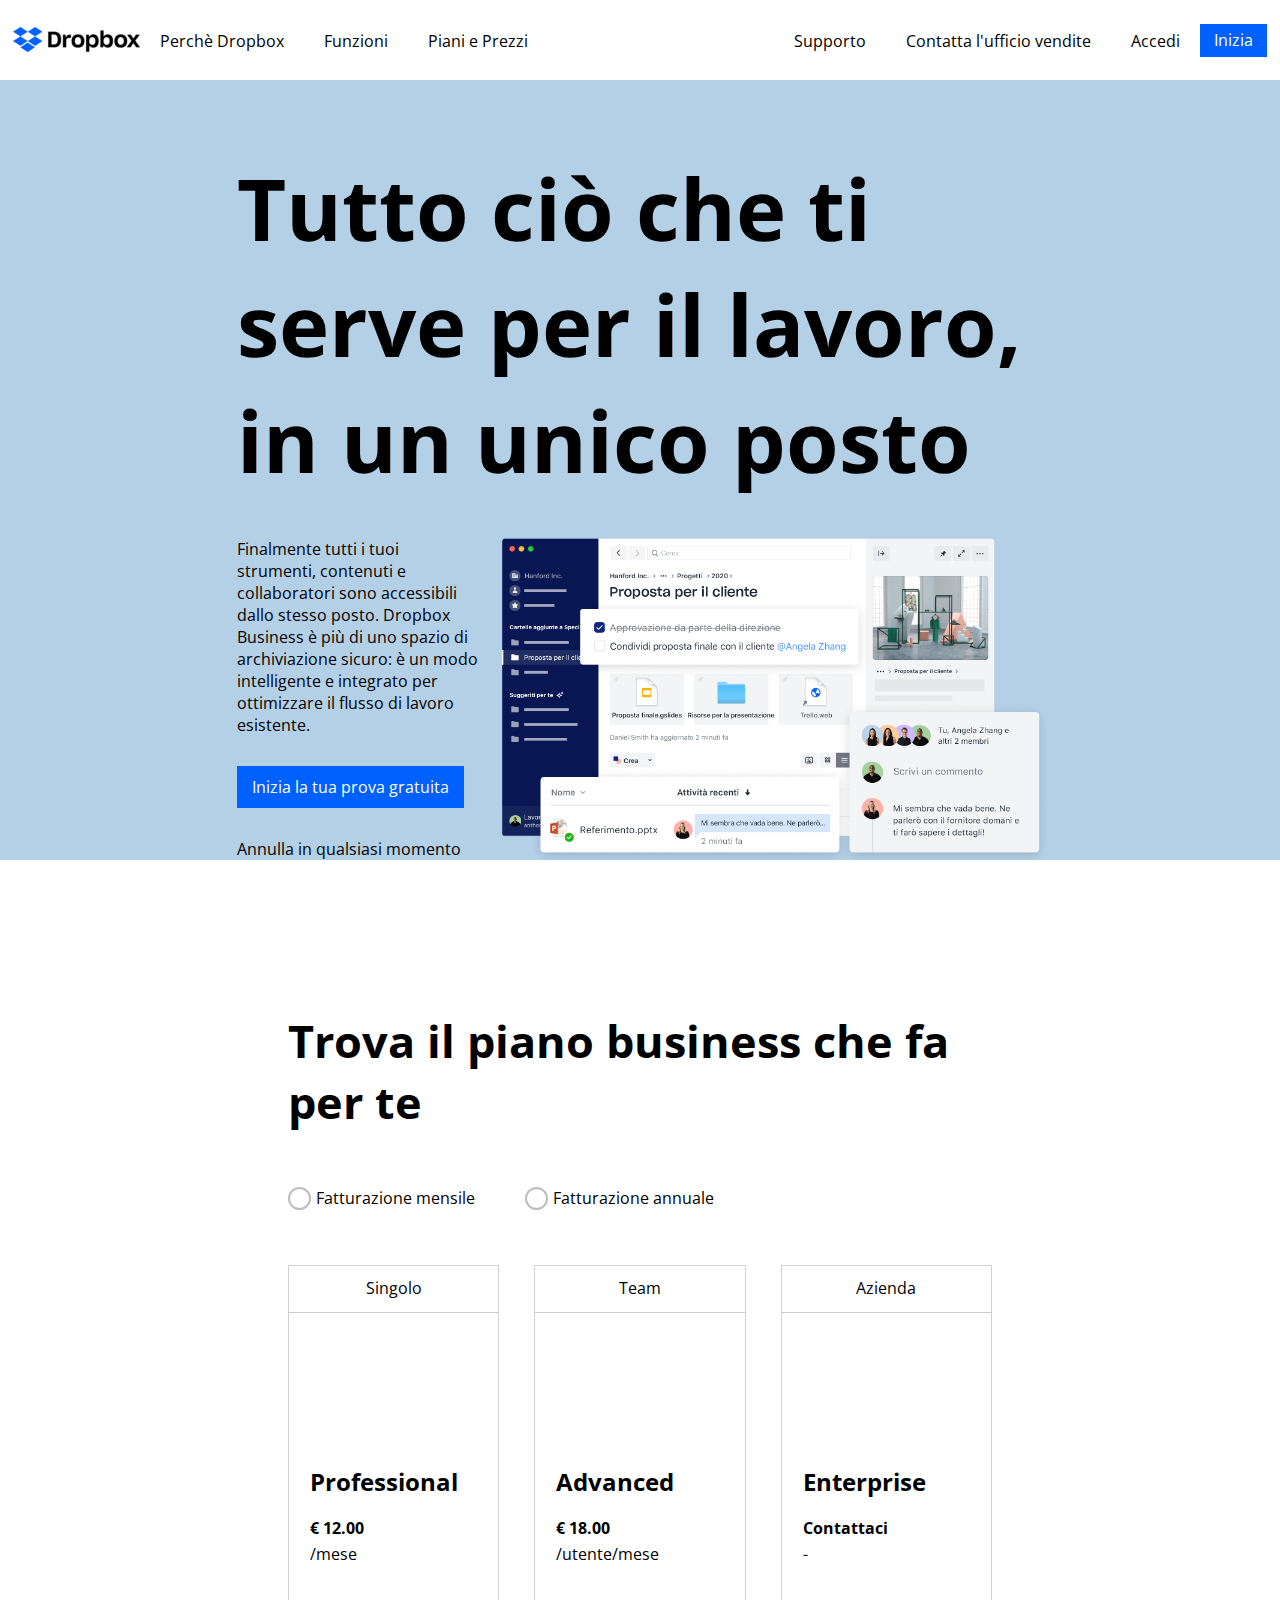
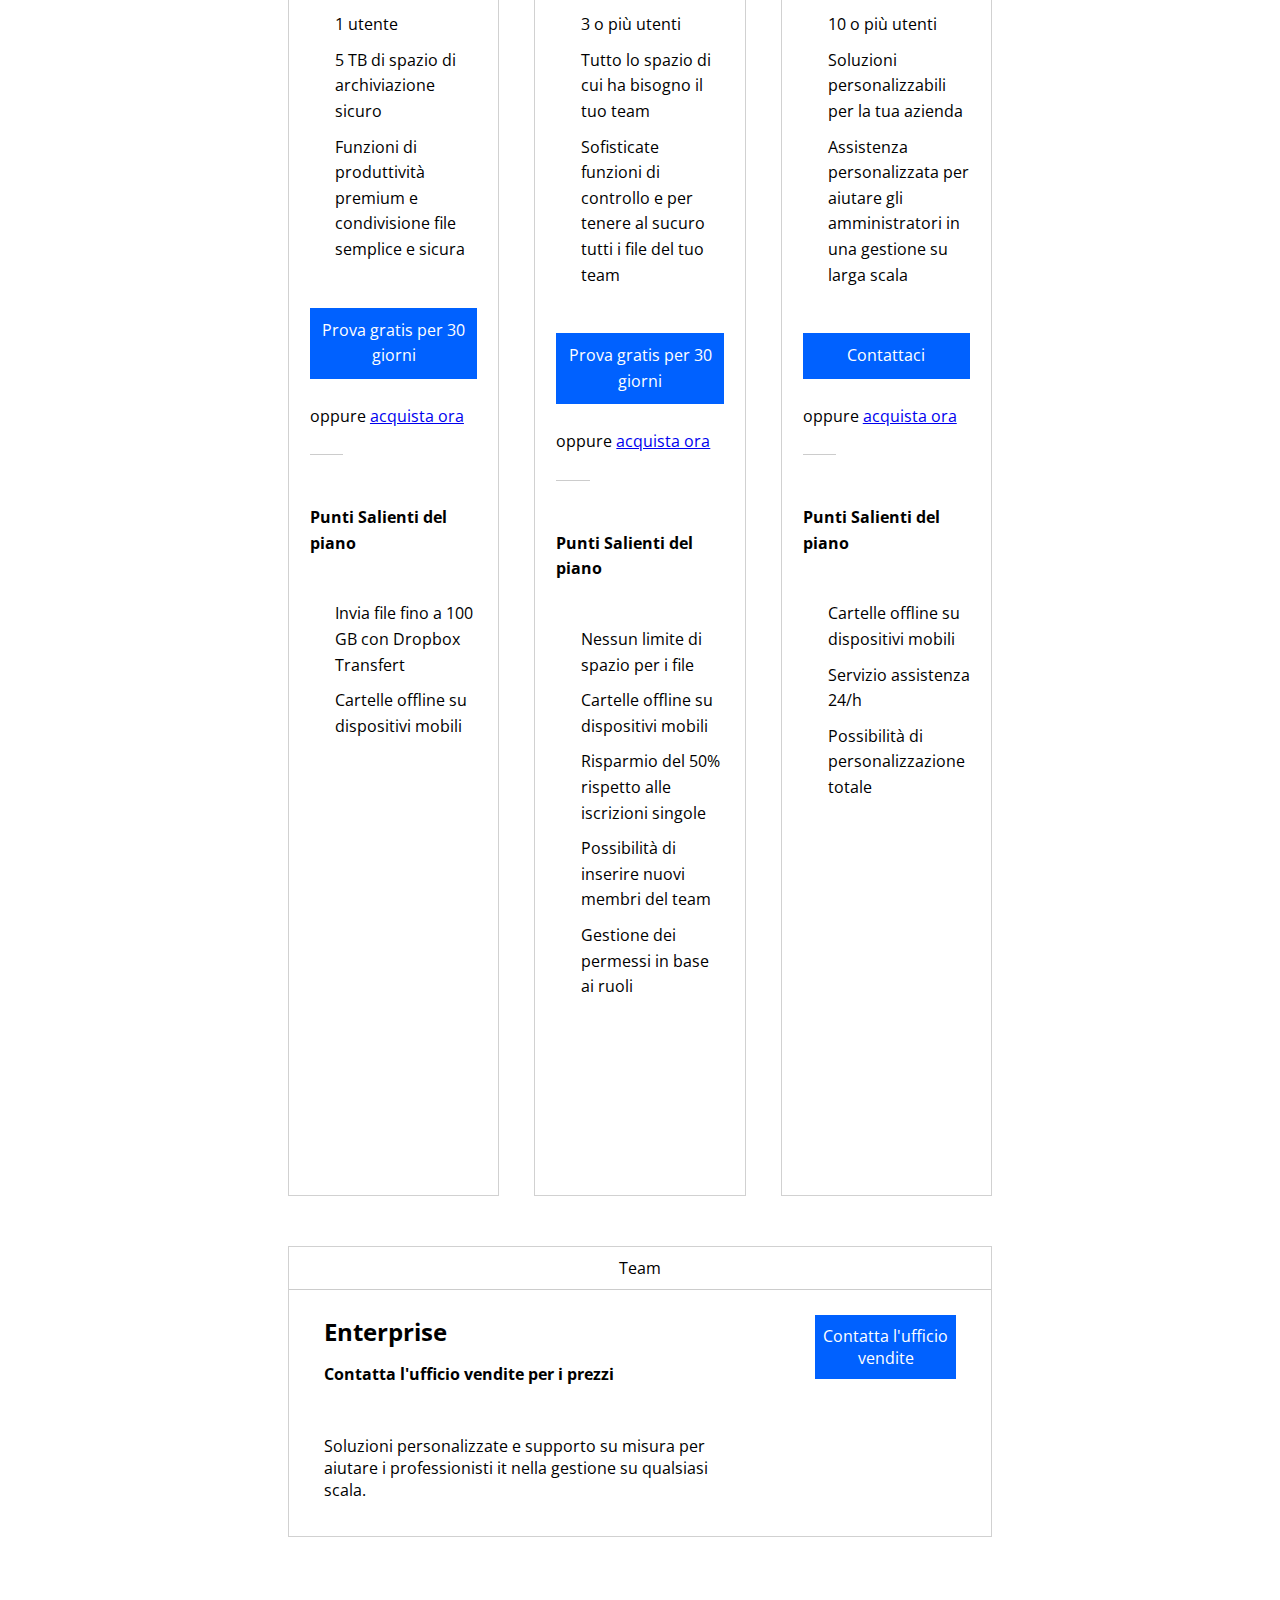
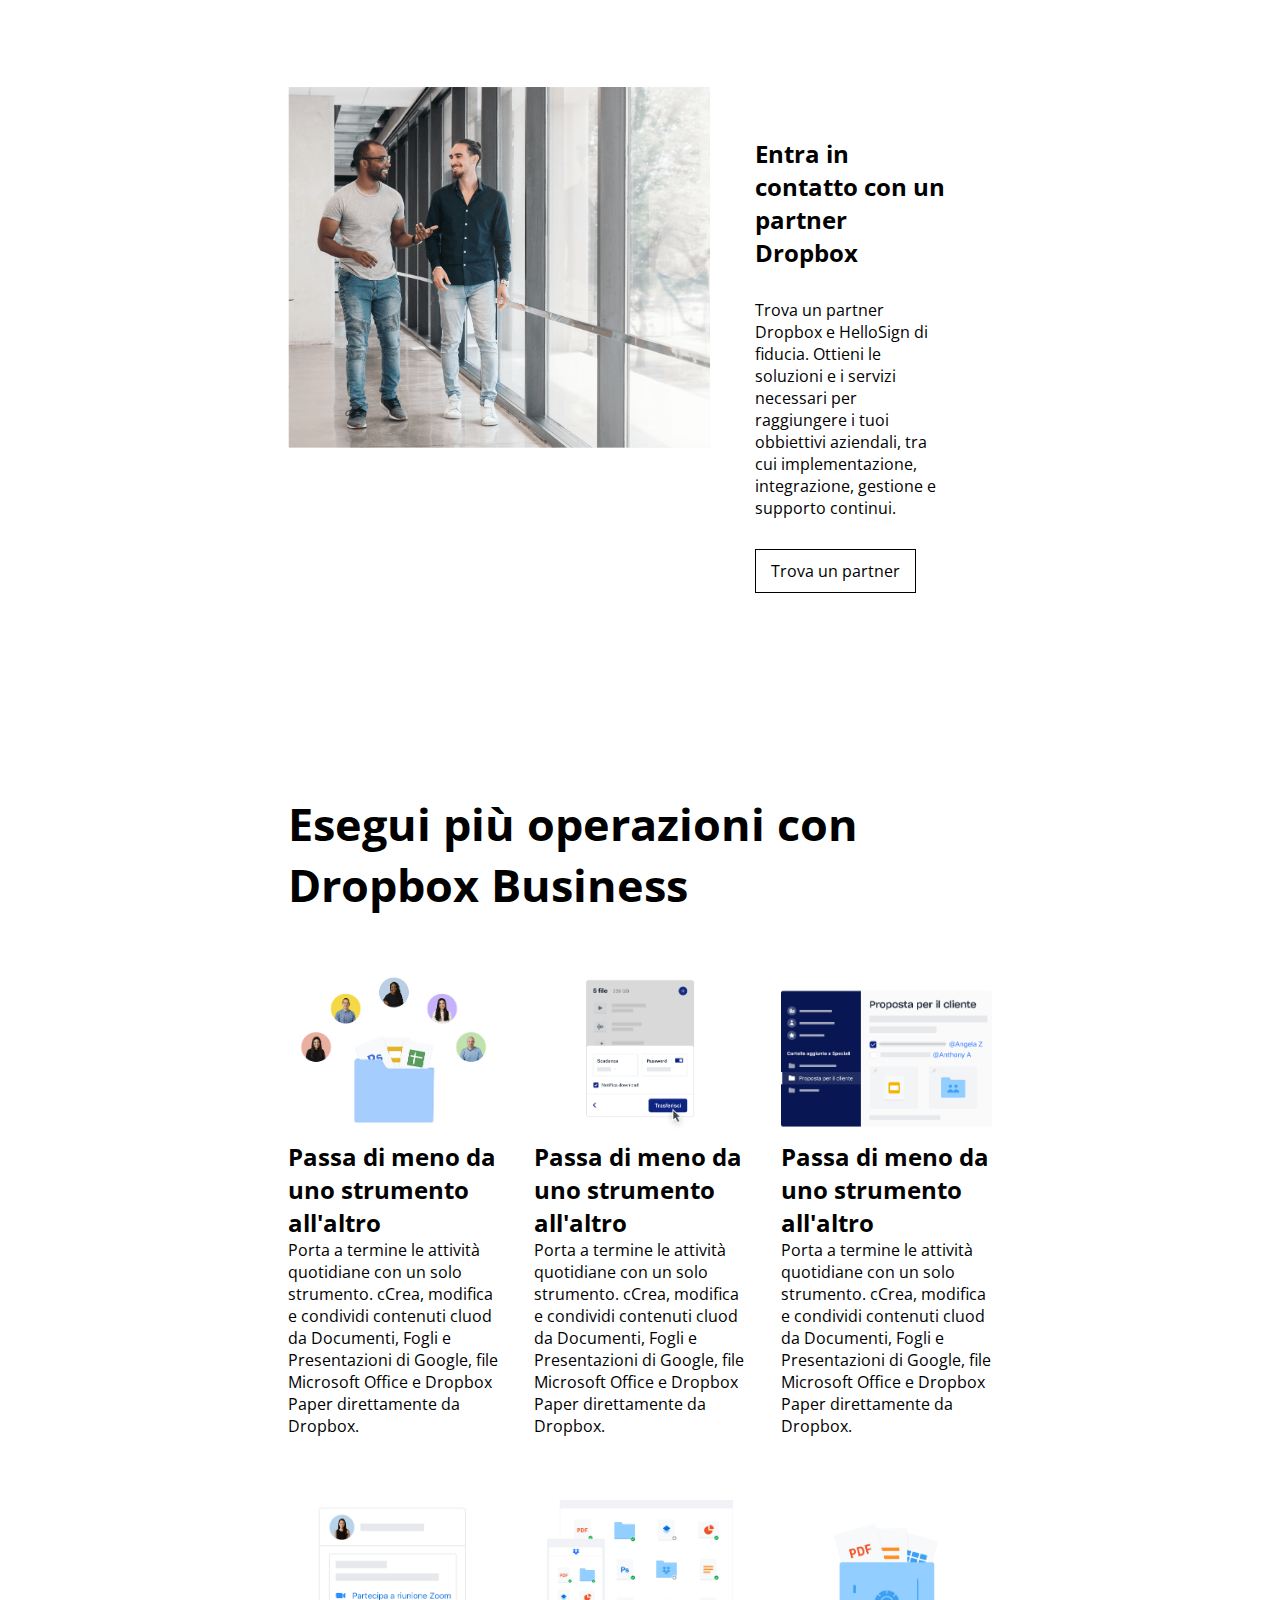
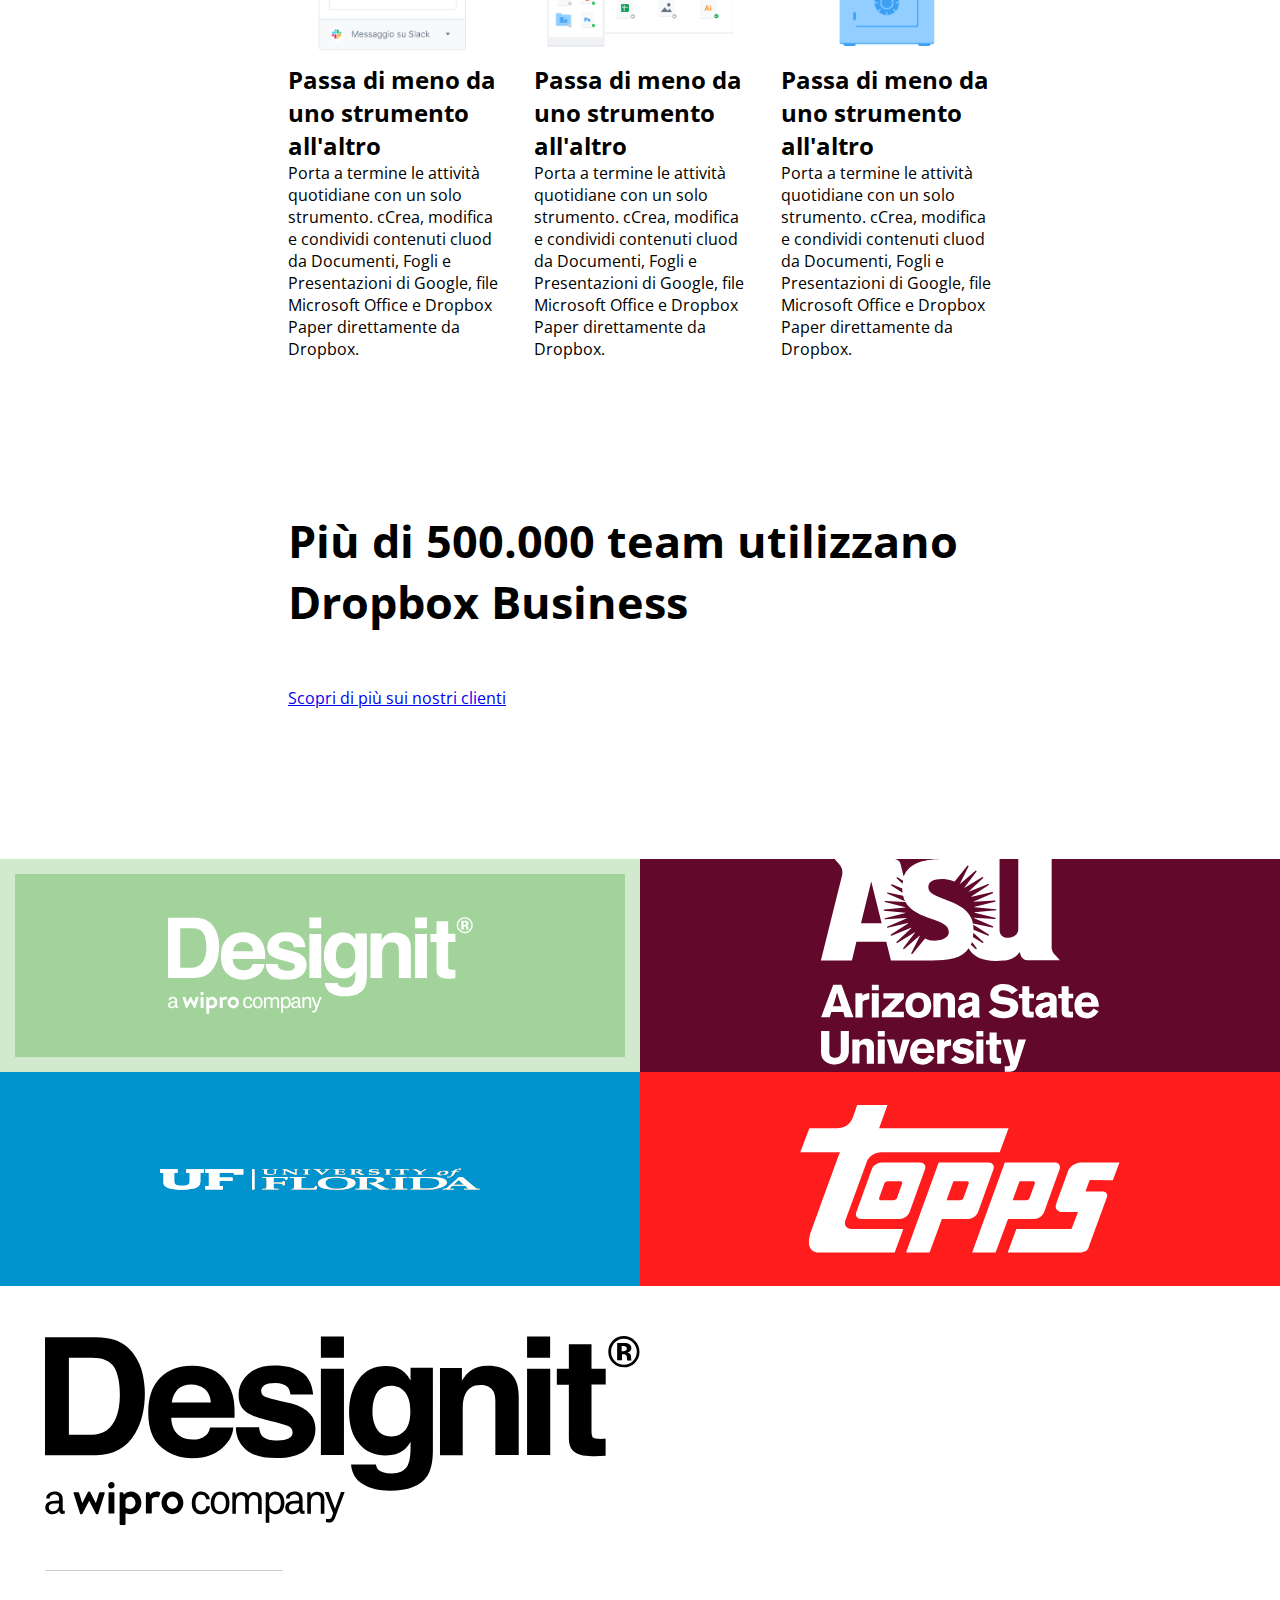
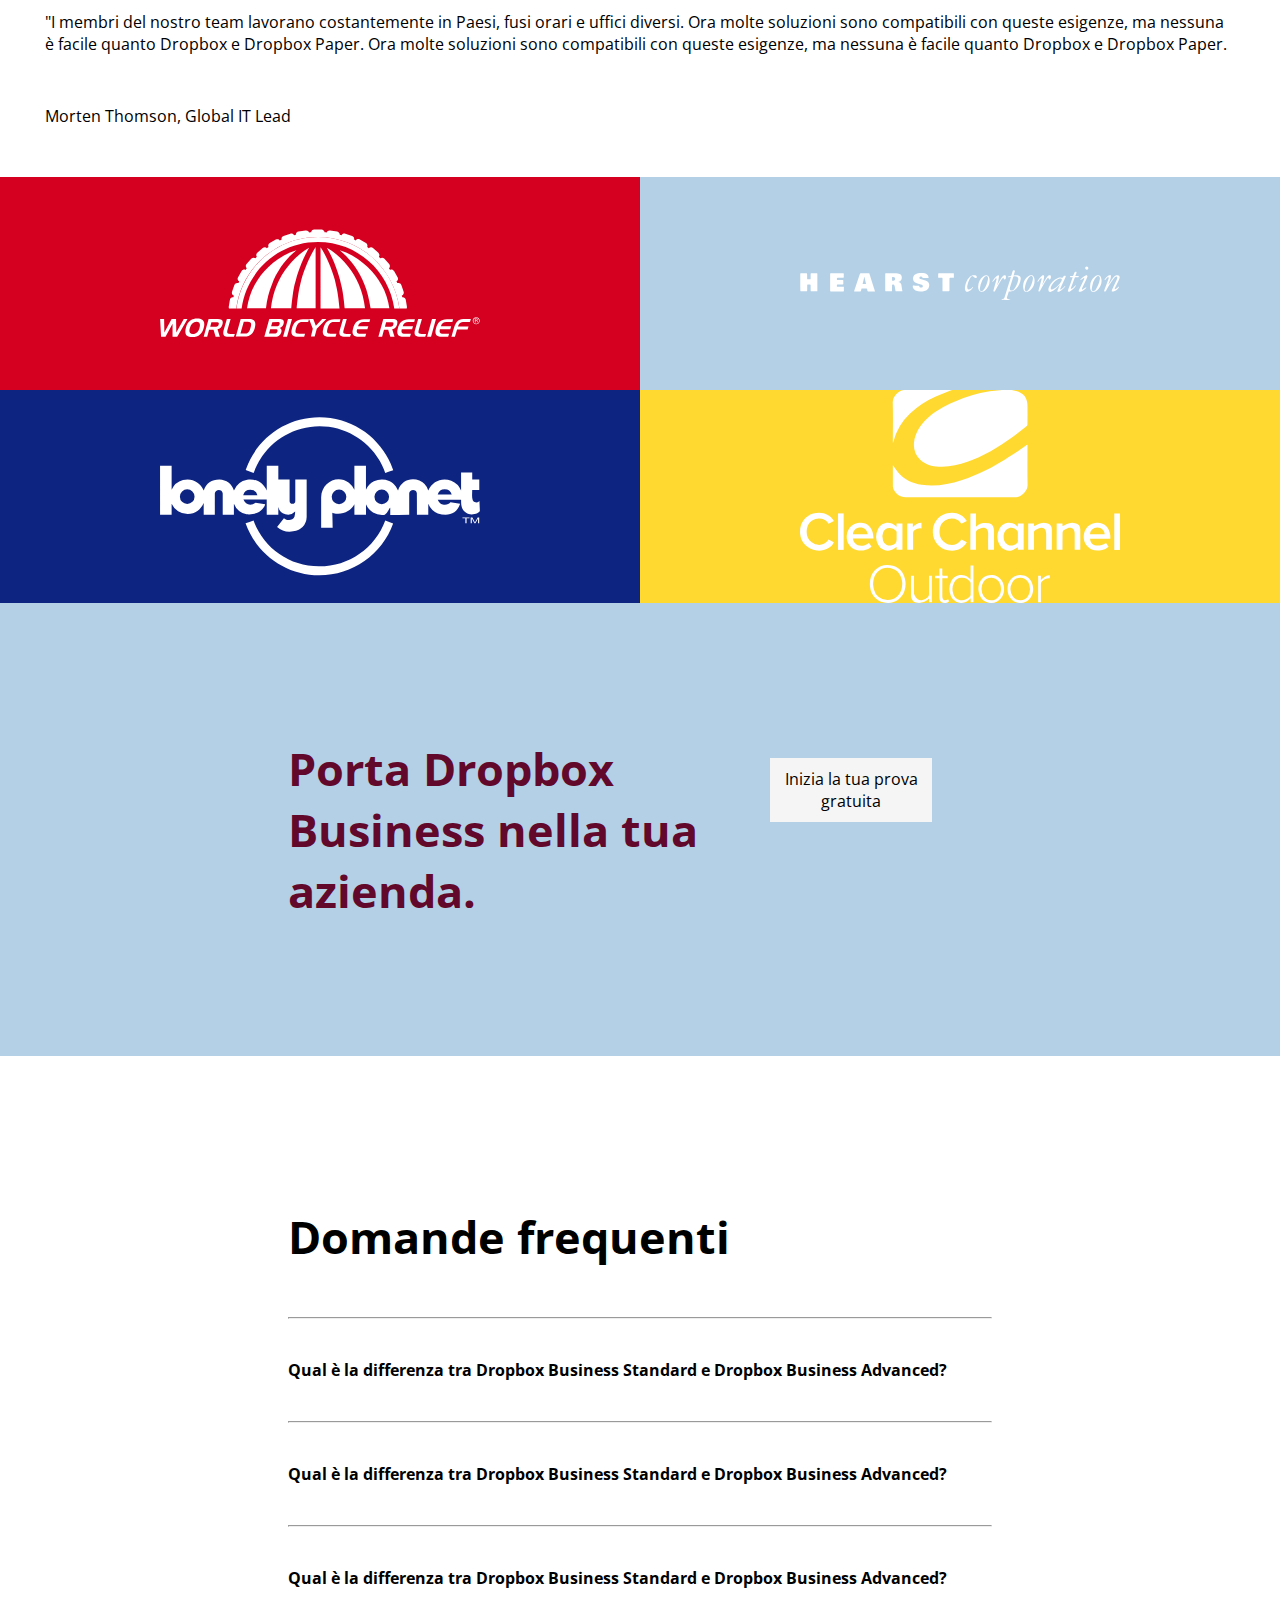
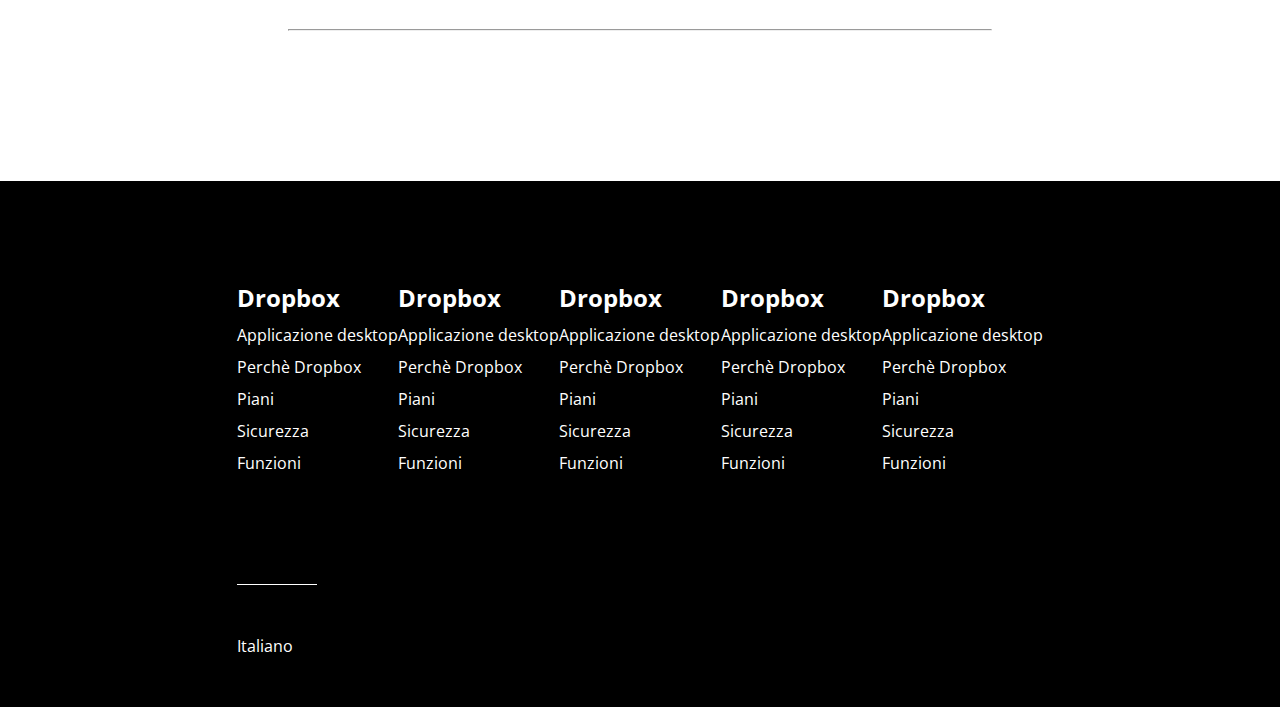
<file: index.html>
<!DOCTYPE html>
<html lang="en">
<head>
    <meta charset="UTF-8">
    <meta http-equiv="X-UA-Compatible" content="IE=edge">
    <meta name="viewport" content="width=device-width, initial-scale=1.0">
    <link rel="stylesheet" href="./css/style.css">
    <link rel="preconnect" href="https://fonts.googleapis.com">
    <link rel="preconnect" href="https://fonts.gstatic.com" crossorigin>
    <link href="https://fonts.googleapis.com/css2?family=Open+Sans:wght@400;800&display=swap" rel="stylesheet">
    <link rel="stylesheet" href="https://cdnjs.cloudflare.com/ajax/libs/font-awesome/6.2.0/css/all.min.css" integrity="sha512-xh6O/CkQoPOWDdYTDqeRdPCVd1SpvCA9XXcUnZS2FmJNp1coAFzvtCN9BmamE+4aHK8yyUHUSCcJHgXloTyT2A==" crossorigin="anonymous" referrerpolicy="no-referrer" />
    <title>Document</title>
</head>
<body>
    <header class="flex">
        <div class="header-container margin-0-auto">
            <div class="header-row flex width-100">
                <div class="header-column flex">
                    <div class="content flex">
                        <div class="logo">
                            <img src="./img/logo-small.png" alt="logo-small">
                        </div>
                        <ul class="flex padding-top-6 list-style-type">
                            <li class="margin-0-20">Perchè Dropbox</li>
                            <li class="margin-0-20">Funzioni</li>
                            <li class="margin-0-20">Piani e Prezzi</li>
                        </ul>
                    </div>
                </div>

                <div class="header-column column-right flex">
                    <div class="content flex">
                        <ul class="flex padding-top-6 list-style-type">
                            <li class="margin-0-20">Supporto</li>
                            <li class="margin-0-20">Contatta l'ufficio vendite</li>
                            <li class="margin-0-20">Accedi</li>
                        </ul>
                        <button class="padding-4-14 blue-button">
                            Inizia
                        </button>
                    </div>
                </div>
            </div>
        </div>
    </header>
    <main>
        <div class="jumbotron bg-light-blue width-100">
            <div class="jumbotron-container margin-0-auto padding-top-150">
                <div class="jumbotron-row">
                    <div class="jumbotron-column-100">
                        <div class="jumbotron-content">
                            <h1>Tutto ciò che ti serve per il lavoro, in un unico posto</h1>
                        </div>
                    </div>
                </div>


                <div class="jumbotron-row flex">
                    <div class="column-30">
                        <div class="jumbotron-content">
                            <p>
                                Finalmente tutti i tuoi strumenti, contenuti e collaboratori sono accessibili dallo stesso posto. Dropbox Business è più di uno spazio di archiviazione sicuro: è un modo intelligente e integrato per ottimizzare il flusso di lavoro esistente.
                            </p>
                            <button class="margin-30-0 padding-10-15 blue-button">
                                Inizia la tua prova gratuita
                            </button>
                            <div>
                                Annulla in qualsiasi momento
                            </div>
                            <i class="fa-solid fa-arrow-down font-size-50 margin-75-0-15-0"></i>
                        </div>
                    </div>

                    <div class="column-70">
                        <div class="jumbotron-content">
                            <img class="jumbo-img" src="./img/jumbo.png" alt="jumbo">
                        </div>
                    </div>
                </div>
            </div>
        </div>



        <div class="section-1 width-55 margin-150-auto">
            <div class="container">
                <div class="row">
                    <div class="column-100">
                        <div class="content">
                            <h2 class="font-size-45">Trova il piano business che fa per te</h2>
                            <div class="radio-area flex">
                                <div class="flex justify-content-center">
                                    <div tabindex="1" class="radio"></div>
                                    <label for="">Fatturazione mensile</label>
                                </div>
                                <div class="flex justify-content-center">
                                    <div tabindex="2" class="radio"></div>
                                    <label for="">Fatturazione annuale</label>
                                </div>
                            </div>
                        </div>
                    </div>
                </div>


                <div class="cards-row justify-content-space-between flex">
                    <div class="column-30">
                        <div class="card height-100">
                            <div class="card-header-content text-align-center padding-10-0"><i class="fa-solid fa-user"></i> Singolo</div>
                            <hr class="gray-hr">
                            <div class="card-content margin-150-auto">
                                <h2 class="margin-25-0-15-0">Professional</h2>
                                <div class="price">
                                    <div><strong>&#8364; 12.00</strong></div>
                                    <div>/mese</div>
                                </div>
                                <ul class="fa-ul padding-35-0">
                                    <li><span class="fa-li"><i class="fa-solid fa-user"></i></span> 1 utente</li>
                                    <li><span class="fa-li"><i class="fa-solid fa-folder"></i></span> 5 TB di spazio di archiviazione sicuro</li>
                                    <li><span class="fa-li"><i class="fa-solid fa-share-nodes"></i></span> Funzioni di produttività premium e condivisione file semplice e sicura</li>
                                </ul>
                                <button class="text-align-center width-100 blue-button padding-10-0">Prova gratis per 30 giorni</button>
                                <div class="margin-25-0">oppure <a href="http://" target="_blank" rel="noopener noreferrer">acquista ora</a></div>
                                <hr class="gray-hr small-hr">
                                <h4 class="margin-top-50">Punti Salienti del piano</h4>
                                <ul class="fa-ul padding-35-0">
                                    <li><span class="fa-li"><i class="fa-solid fa-check color-blue"></i></span> Invia file fino a 100 GB con Dropbox Transfert</li>
                                    <li><span class="fa-li"><i class="fa-solid fa-check color-blue"></i></span> Cartelle offline su dispositivi mobili</li>
                                </ul>
                            </div>
                        </div>
                    </div>

                    <div class="column-30">
                        <div class="card">
                            <div class="card-header-content text-align-center padding-10-0"><i class="fa-solid fa-users"></i> Team</div>
                            <hr class="gray-hr">
                            <div class="card-content margin-150-auto">
                                <h2 class="margin-25-0-15-0">Advanced</h2>
                                <div class="price">
                                    <div><strong>&#8364; 18.00</strong></div>
                                    <div>/utente/mese</div>
                                </div>
                                <ul class="fa-ul padding-35-0">
                                    <li><span class="fa-li"><i class="fa-solid fa-user"></i></span> 3 o più utenti</li>
                                    <li><span class="fa-li"><i class="fa-solid fa-folder"></i></span> Tutto lo spazio di cui ha bisogno il tuo team</li>
                                    <li><span class="fa-li"><i class="fa-solid fa-share-nodes"></i></span> Sofisticate funzioni di controllo e per tenere al sucuro tutti i file del tuo team</li>
                                </ul>
                                <button class="text-align-center width-100 blue-button padding-10-0">Prova gratis per 30 giorni</button>
                                <div class="margin-25-0">oppure <a href="http://" target="_blank" rel="noopener noreferrer">acquista ora</a></div>
                                <hr class="gray-hr small-hr">
                                <h4 class="margin-top-50">Punti Salienti del piano</h4>
                                <ul class="fa-ul padding-35-0">
                                    <li><span class="fa-li"><i class="fa-solid fa-check color-blue"></i></span> Nessun limite di spazio per i file</li>
                                    <li><span class="fa-li"><i class="fa-solid fa-check color-blue"></i></span> Cartelle offline su dispositivi mobili</li>
                                    <li><span class="fa-li"><i class="fa-solid fa-check color-blue"></i></span> Risparmio del 50% rispetto alle iscrizioni singole</li>
                                    <li><span class="fa-li"><i class="fa-solid fa-check color-blue"></i></span> Possibilità di inserire nuovi membri del team</li>
                                    <li><span class="fa-li"><i class="fa-solid fa-check color-blue"></i></span> Gestione dei permessi in base ai ruoli</li>
                                </ul>
                            </div>
                        </div>
                    </div>

                    <div class="column-30">
                        <div class="card height-100">
                            <div class="card-header-content text-align-center padding-10-0"><i class="fa-solid fa-building"></i> Azienda</div>
                            <hr class="gray-hr">
                            <div class="card-content margin-150-auto">
                                <h2 class="margin-25-0-15-0">Enterprise</h2>
                                <div class="price">
                                    <div><strong>Contattaci</strong></div>
                                    <div>-</div>
                                </div>
                                <ul class="fa-ul padding-35-0">
                                    <li><span class="fa-li"><i class="fa-solid fa-user"></i></span> 10 o più utenti</li>
                                    <li><span class="fa-li"><i class="fa-solid fa-folder"></i></span> Soluzioni personalizzabili per la tua azienda</li>
                                    <li><span class="fa-li"><i class="fa-solid fa-share-nodes"></i></span> Assistenza personalizzata per aiutare gli amministratori in una gestione su larga scala</li>
                                </ul>
                                <button class="text-align-center width-100 blue-button padding-10-0">Contattaci</button>
                                <div class="margin-25-0">oppure <a href="http://" target="_blank" rel="noopener noreferrer">acquista ora</a></div>
                                <hr class="gray-hr small-hr">
                                <h4 class="margin-top-50">Punti Salienti del piano</h4>
                                <ul class="fa-ul padding-35-0">
                                    <li><span class="fa-li"><i class="fa-solid fa-check color-blue"></i></span> Cartelle offline su dispositivi mobili</li>
                                    <li><span class="fa-li"><i class="fa-solid fa-check color-blue"></i></span> Servizio assistenza 24/h</li>
                                    <li><span class="fa-li"><i class="fa-solid fa-check color-blue"></i></span> Possibilità di personalizzazione totale</li>
                                </ul>
                            </div>
                        </div>
                    </div>

                </div>



                <div class="card margin-top-50">
                    <div class="card-row">
                        <div class="column-100 width-100">
                            <div>
                                <div class="card-header-content text-align-center padding-10-0"><i class="fa-solid fa-building"></i> Team</div>
                            </div>
                        </div>
                    </div>


                    <hr class="gray-hr">


                    <div class="card-row flex">
                        <div class="column-70 padding-0-35">
                            <h2 class="margin-25-0-15-0">Enterprise</h2>
                            <div><strong>Contatta l'ufficio vendite per i prezzi</strong></div>
                            <p class="margin-50p-0-35-0">Soluzioni personalizzate e supporto su misura per aiutare i professionisti it nella gestione su qualsiasi scala.</p>
                        </div>

                        <div class="column-30 padding-0-35">
                            <button class="text-align-center width-100 blue-button padding-10-0 margin-25-0-15-0">Contatta l'ufficio vendite</button>
                        </div>
                    </div>
                </div>
            </div>
        </div>



        <div class="section-2 width-55 margin-150-auto">
            <div class="row-section-2 flex">
                <div class="column-60">
                    <img class="width-100" src="./img/partner.png" alt="partner">
                </div>

                <div class="column-40 padding-50-45">
                    <h2>Entra in contatto con un partner Dropbox</h2>
                    <p class="margin-30-0">Trova un partner Dropbox e HelloSign di fiducia. Ottieni le soluzioni e i servizi necessari per raggiungere i tuoi obbiettivi aziendali, tra cui implementazione, integrazione, gestione e supporto continui.</p>
                    <button class="padding-10-15 border-1-solid-black">Trova un partner</button>
                </div>
            </div>
        </div>



        <div class="section-3 width-55 margin-150-auto">
            <div class="section-3-row">
                <h2 class="font-size-45">Esegui più operazioni con Dropbox Business</h2>
            </div>


            <div class="section-3-row justify-content-space-between flex margin-top-50">
                <div class="column-30">
                    <img class="width-100" src="./img/business-feature-switching-tools.png" alt="switching-tools">
                    <h2>Passa di meno da uno strumento all'altro</h2>
                    <p>
                        Porta a termine le attività quotidiane con un solo strumento. cCrea, modifica e condividi contenuti cluod da         Documenti, Fogli e Presentazioni di Google, file Microsoft Office e Dropbox Paper direttamente da Dropbox.
                    </p>
                </div>

                <div class="column-30">
                    <img class="width-100" src="./img/business-feature-send-files-it.png" alt="send-files">
                    <h2>Passa di meno da uno strumento all'altro</h2>
                    <p>
                        Porta a termine le attività quotidiane con un solo strumento. cCrea, modifica e condividi contenuti cluod da Documenti, Fogli e Presentazioni di Google, file Microsoft Office e Dropbox Paper direttamente da Dropbox.
                    </p>
                </div>

                <div class="column-30">
                    <img class="width-100" src="./img/business-feature-coordinate-it.png" alt="coordinate">
                    <h2>Passa di meno da uno strumento all'altro</h2>
                    <p>
                        Porta a termine le attività quotidiane con un solo strumento. cCrea, modifica e condividi contenuti cluod da Documenti, Fogli e Presentazioni di Google, file Microsoft Office e Dropbox Paper direttamente da Dropbox.
                    </p>
                </div>
            </div>


            <div class="section-3-row justify-content-space-between flex margin-top-50">
                <div class="column-30">
                    <img class="width-100" src="./img/business-feature-integrations-it.png" alt="integrations">
                    <h2>Passa di meno da uno strumento all'altro</h2>
                    <p>
                        Porta a termine le attività quotidiane con un solo strumento. cCrea, modifica e condividi contenuti cluod da Documenti, Fogli e Presentazioni di Google, file Microsoft Office e Dropbox Paper direttamente da Dropbox.
                    </p>
                </div>

                <div class="column-30">
                    <img class="width-100" src="./img/business-feature-multi-device.png" alt="multi-device">
                    <h2>Passa di meno da uno strumento all'altro</h2>
                    <p>
                        Porta a termine le attività quotidiane con un solo strumento. cCrea, modifica e condividi contenuti cluod da Documenti, Fogli e Presentazioni di Google, file Microsoft Office e Dropbox Paper direttamente da Dropbox.
                    </p>
                </div>

                <div class="column-30">
                    <img class="width-100" src="./img/business-feature-security.png" alt="security">
                    <h2>Passa di meno da uno strumento all'altro</h2>
                    <p>
                        Porta a termine le attività quotidiane con un solo strumento. cCrea, modifica e condividi contenuti cluod da Documenti, Fogli e Presentazioni di Google, file Microsoft Office e Dropbox Paper direttamente da Dropbox.
                    </p>
                </div>
            </div>
        </div>


        <div class="section-4 width-55 margin-150-auto">
            <h2 class="font-size-45">Più di 500.000 team utilizzano</h2>
            <h2 class="font-size-45 margin-bottom-55">Dropbox Business</h2>
            <a href="http://" target="_blank" rel="noopener noreferrer">Scopri di più sui nostri clienti</a>
        </div>

        <div class="section-5">
            <div id="direction-column" class="section-5-row flex">
                <div id="media-column-1" class="column-33 flex flex-wrap">
                    <div class="height-50 width-50 position-relative" id="padding-square">
                        <div class="height-100 flex justify-content-center">
                            <img class="width-50 filter-invert" src="./img/designit.svg" alt="">
                        </div>
                    </div>
    
                    <div class="height-50 width-50 position-relative" id="bg-tyrian-purple">
                        <div class="height-100 flex justify-content-center">
                            <img class="width-50 filter-invert" src="./img/arizona_state_university.svg" alt="">  
                        </div>
                    </div>
    
                    <div class="height-50 width-50 position-relative" id="bg-pacific-blue">
                        <div class="height-100 flex justify-content-center align-items-center">
                            <img class="width-50 height-10 filter-invert" src="./img/university_of_florida.svg" alt="">  
                        </div>
                    </div>
    
                    <div class="height-50 width-50 position-relative" id="bg-torch-red">
                        <div class="height-100 flex justify-content-center">
                            <img class="width-50 filter-invert" src="./img/topps.svg" alt="">
                        </div>
                    </div>
                </div>
    
    
                <div id="media-column-2" class="column-33 padding-50-45 height-100" id="bg-white-smoke">
                    <div class="content">
                        <img class="width-50" src="./img/designit.svg" alt="designit">
                        <hr class="gray-hr small-hr margin-40-0">
                        <p>"I membri del nostro team lavorano costantemente in Paesi, fusi orari e uffici diversi. Ora molte soluzioni sono compatibili con queste esigenze, ma nessuna è facile quanto Dropbox e Dropbox Paper. Ora molte soluzioni sono compatibili con queste esigenze, ma nessuna è facile quanto Dropbox e Dropbox Paper.</p>
                        <div class="margin-top-50">Morten Thomson, Global IT Lead</div>
                    </div>
                </div>
    
    
                <div id="media-column-3" class="column-33 flex flex-wrap">
                    <div class="height-50 width-50 position-relative" id="bg-venetian-red">
                        <div class="height-100 flex justify-content-center">
                            <img class="width-50 filter-invert" src="./img/world_bicycle_relief.svg" alt="">
                        </div>
                    </div>
    
                    <div class="height-50 width-50 position-relative bg-light-blue">
                        <div class="height-100 flex justify-content-center">
                            <img class="width-50 filter-invert" src="./img/hearst_corp.svg" alt=""> 
                        </div>
                    </div>
    
                    <div class="height-50 width-50 position-relative" id="bg-sapphire">
                        <div class="height-100 flex justify-content-center">
                            <img class="width-50 filter-invert" src="./img/lonely_planet.svg" alt="">
                        </div>
                    </div>
    
                    <div class="height-50 width-50 position-relative" id="bg-sunglow">
                        <div class="height-100 flex justify-content-center">
                            <img class="width-50 filter-invert" src="./img/clear_channel.svg" alt="">
                        </div>
                    </div>
                </div>
            </div>


            <div class="sectioon-5-row bg-light-blue width-100">
                <div class="width-55 margin-0-auto padding-135-0 flex">
                    <div class="column-60">                    
                        <h2 class="font-size-45" id="color-tyrian-purple">Porta Dropbox Business nella tua azienda.</h2>
                    </div>
                    <div class="column-40 padding-0-60">
                        <button class="padding-10-0 width-100 text-align-center margin-top-20" id="bg-white-smoke">Inizia la tua prova gratuita</button>
                    </div>
                </div>
            </div>
        </div>


        <div class="section-6 width-55 margin-150-auto">
            <div class="row width-100">
                <div class="column-100 width-100">
                    <div class="content ">
                        <h2 class="font-size-45">Domande frequenti</h2>
                        <hr class="margin-top-50">
                        <div class="flex justify-content-space-between margin-40-0">
                            <div><strong>Qual è la differenza tra Dropbox Business Standard e Dropbox Business Advanced?</strong></div>
                            <div class="margin-right-45"><i class="fa-solid fa-angle-down"></i></div>
                        </div>
                        <hr>
                        <div class="flex justify-content-space-between margin-40-0">
                            <div><strong>Qual è la differenza tra Dropbox Business Standard e Dropbox Business Advanced?</strong></div>
                            <div class="margin-right-45"><i class="fa-solid fa-angle-down"></i></div>
                        </div>
                        <hr>
                        <div class="flex justify-content-space-between margin-40-0">
                            <div><strong>Qual è la differenza tra Dropbox Business Standard e Dropbox Business Advanced?</strong></div>
                            <div class="margin-right-45"><i class="fa-solid fa-angle-down"></i></div>
                        </div>
                        <hr>
                    </div>
                </div>
            </div>
        </div>
    </main>
    
    <footer>
        <div class="footer-container width-100">
            <div class="footer-row flex margin-0-auto justify-content-space-between" id="padding-100-0">
                <div class="column-15">
                    <h2>Dropbox</h2>
                    <ul>
                        <li>Applicazione desktop</li>
                        <li>Perchè Dropbox</li>
                        <li>Piani</li>
                        <li>Sicurezza</li>
                        <li>Funzioni</li>
                    </ul>
                </div>
                <div class="column-15">
                    <h2>Dropbox</h2>
                    <ul>
                        <li>Applicazione desktop</li>
                        <li>Perchè Dropbox</li>
                        <li>Piani</li>
                        <li>Sicurezza</li>
                        <li>Funzioni</li>
                    </ul>
                </div>
                <div class="column-15">
                    <h2>Dropbox</h2>
                    <ul>
                        <li>Applicazione desktop</li>
                        <li>Perchè Dropbox</li>
                        <li>Piani</li>
                        <li>Sicurezza</li>
                        <li>Funzioni</li>
                    </ul>
                </div>
                <div class="column-15">
                    <h2>Dropbox</h2>
                    <ul>
                        <li>Applicazione desktop</li>
                        <li>Perchè Dropbox</li>
                        <li>Piani</li>
                        <li>Sicurezza</li>
                        <li>Funzioni</li>
                    </ul>
                </div>
                <div class="column-15">
                    <h2>Dropbox</h2>
                    <ul>
                        <li>Applicazione desktop</li>
                        <li>Perchè Dropbox</li>
                        <li>Piani</li>
                        <li>Sicurezza</li>
                        <li>Funzioni</li>
                    </ul>
                </div>
            </div>
            <div class="footer-row margin-0-auto">
                <div class="column-100">
                    <hr class="white-hr width-10">
                    <div class="content">
                        <div id="padding-50-0"><i class="fa-solid fa-earth-americas"></i> Italiano <i class="fa-solid fa-caret-up"></i></div>
                    </div>
                </div>
            </div>
        </div>
    </footer>
</body>
</html>
</file>
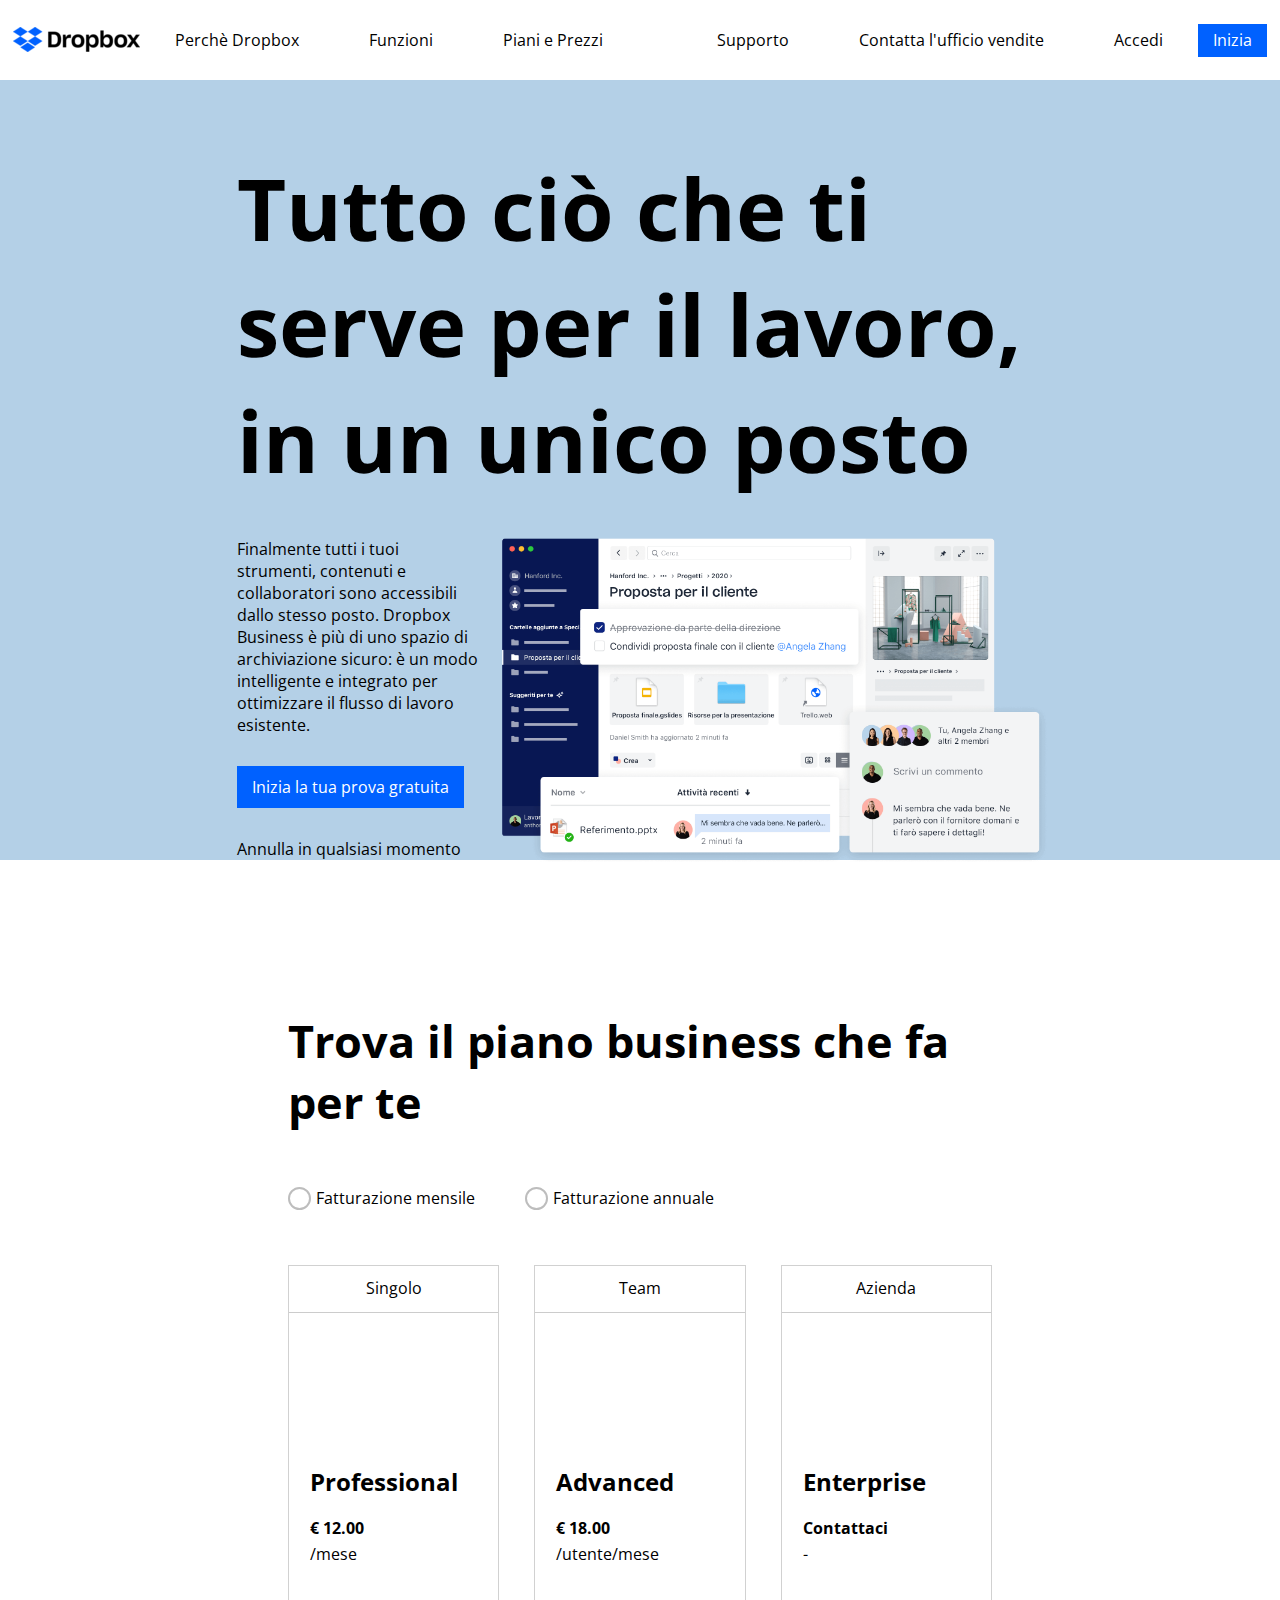
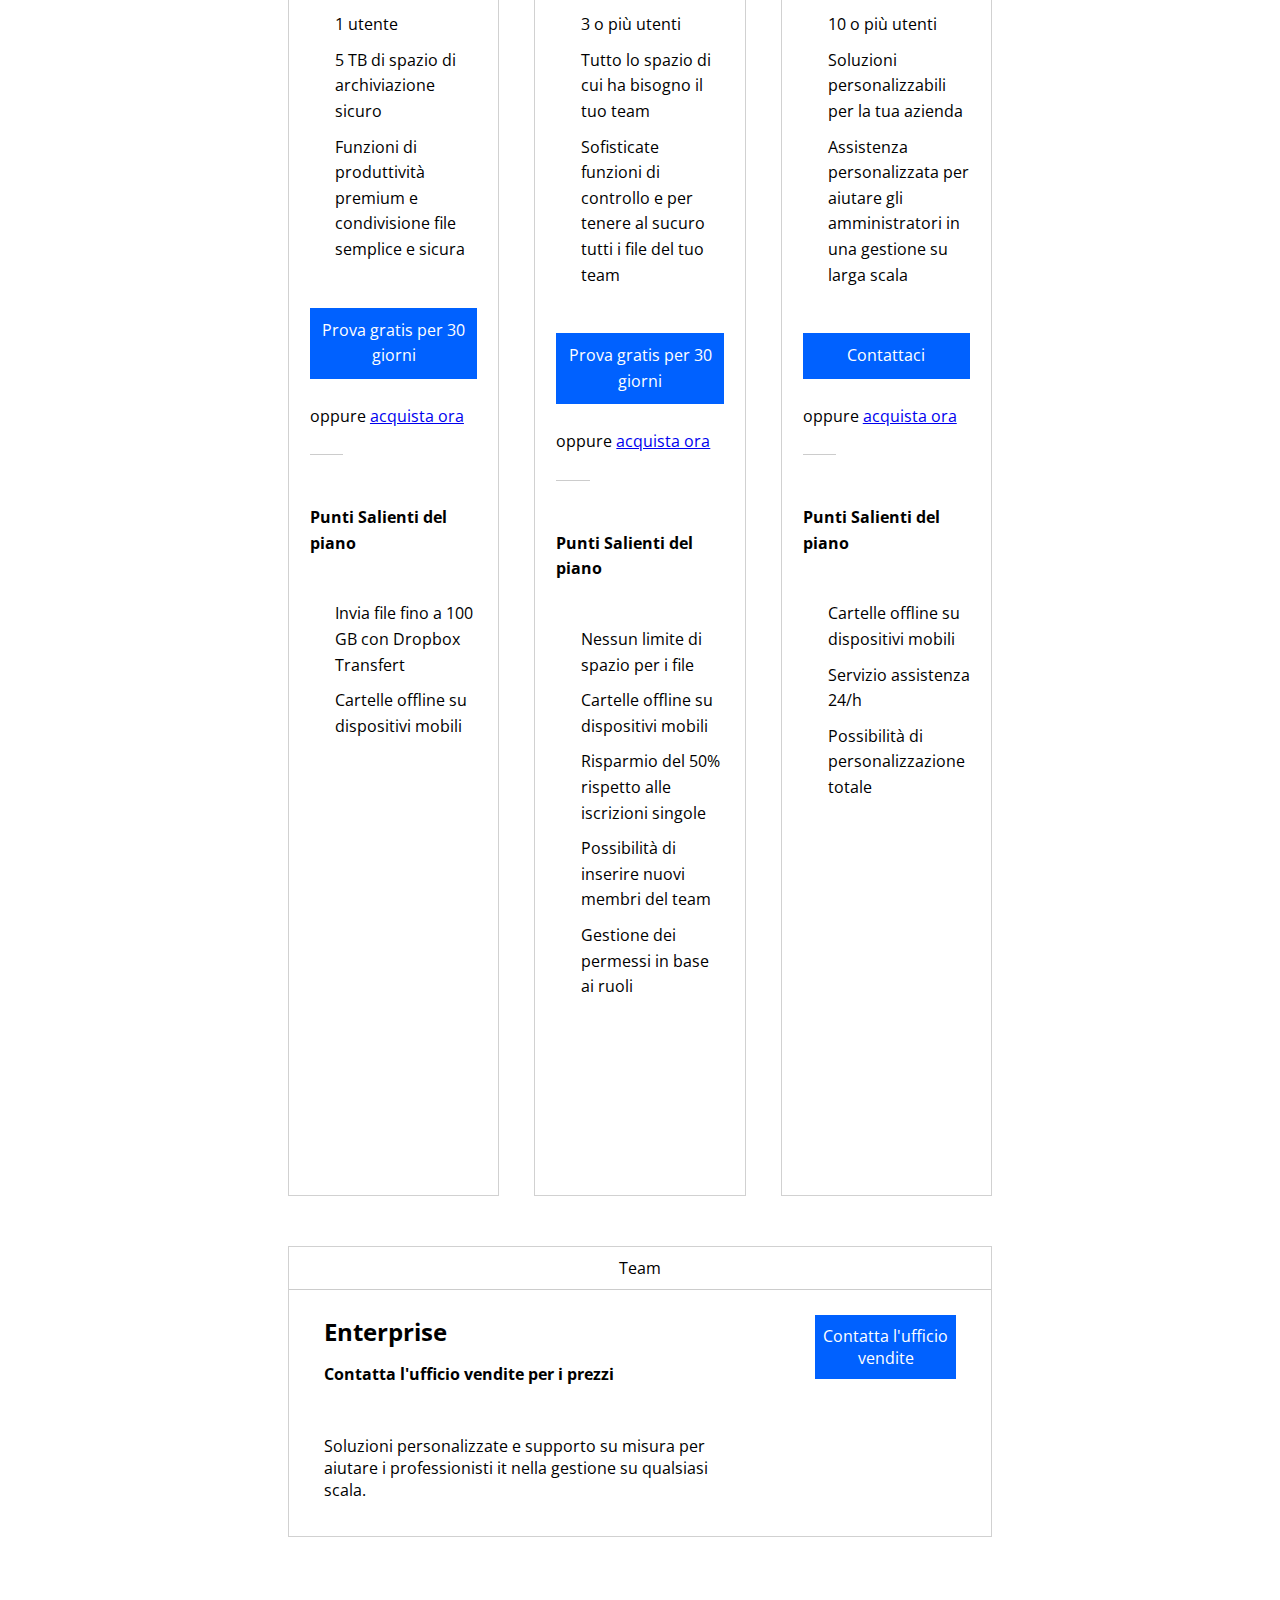
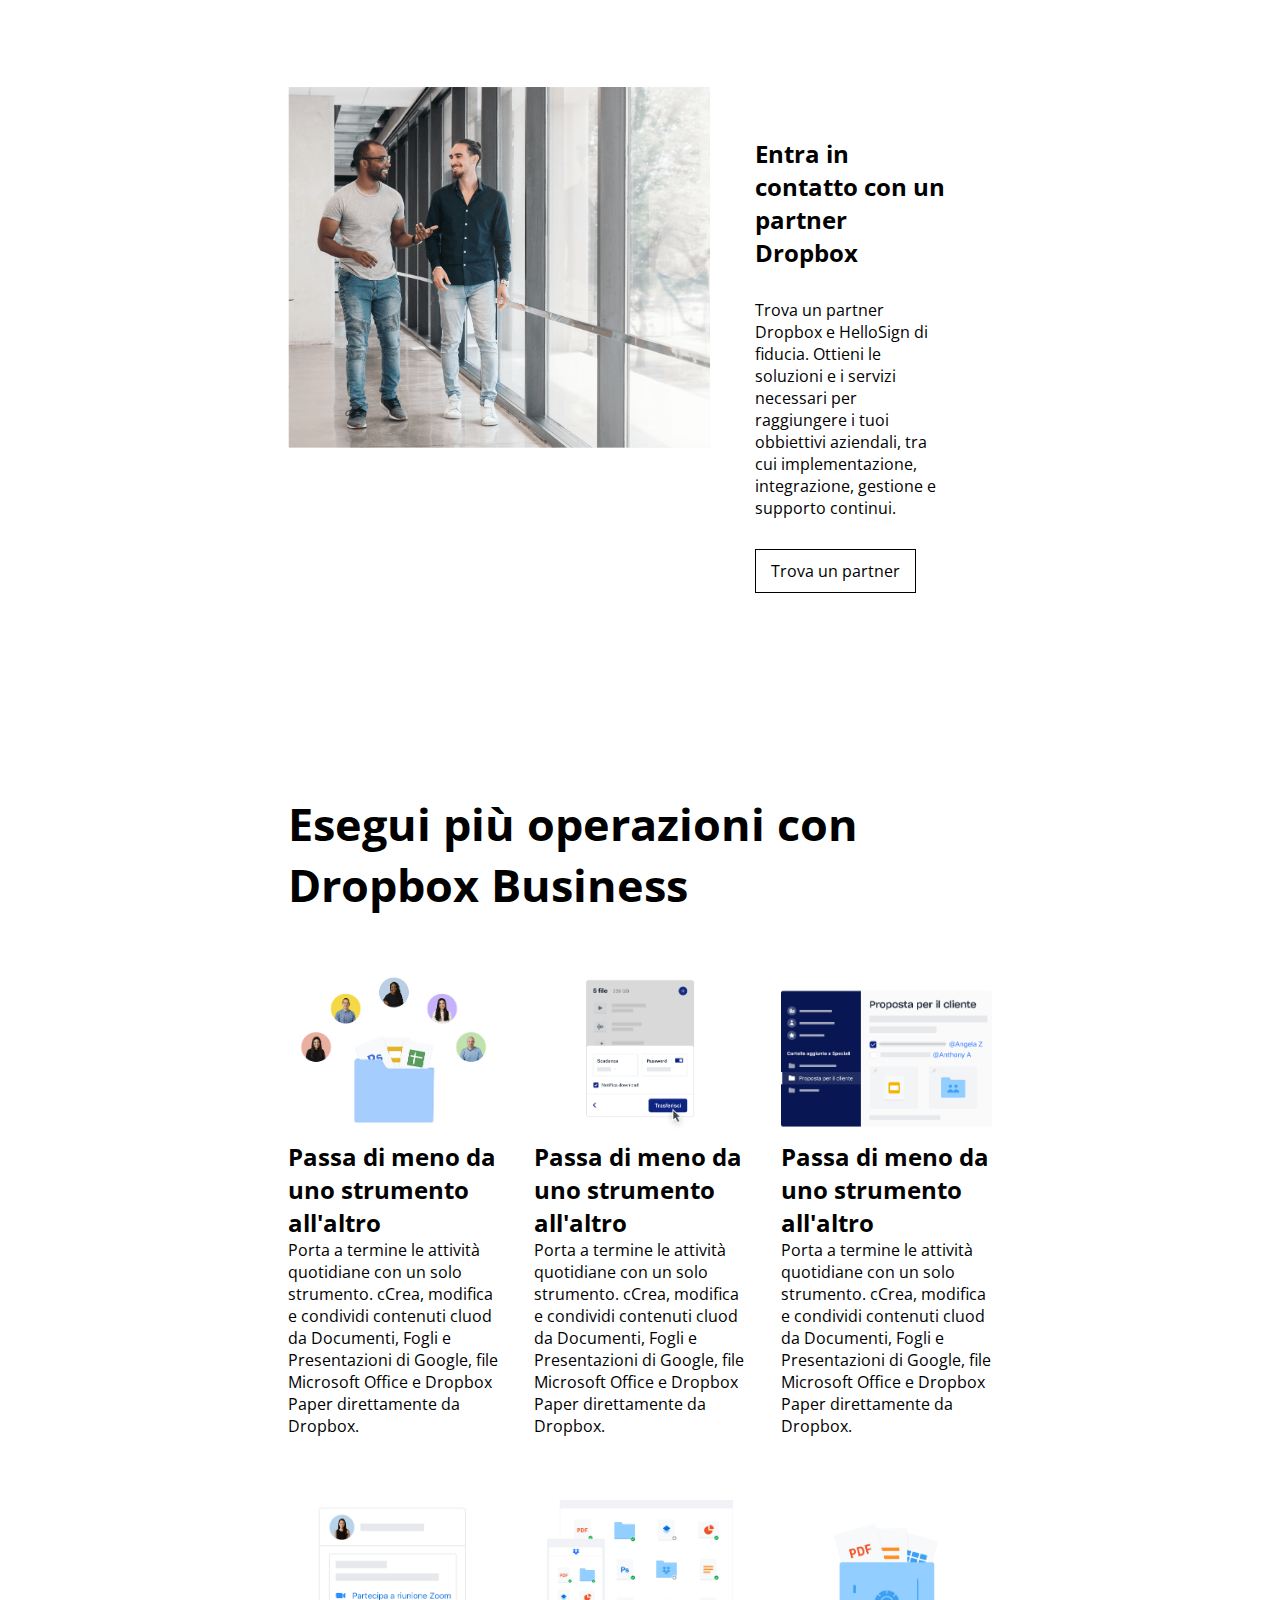
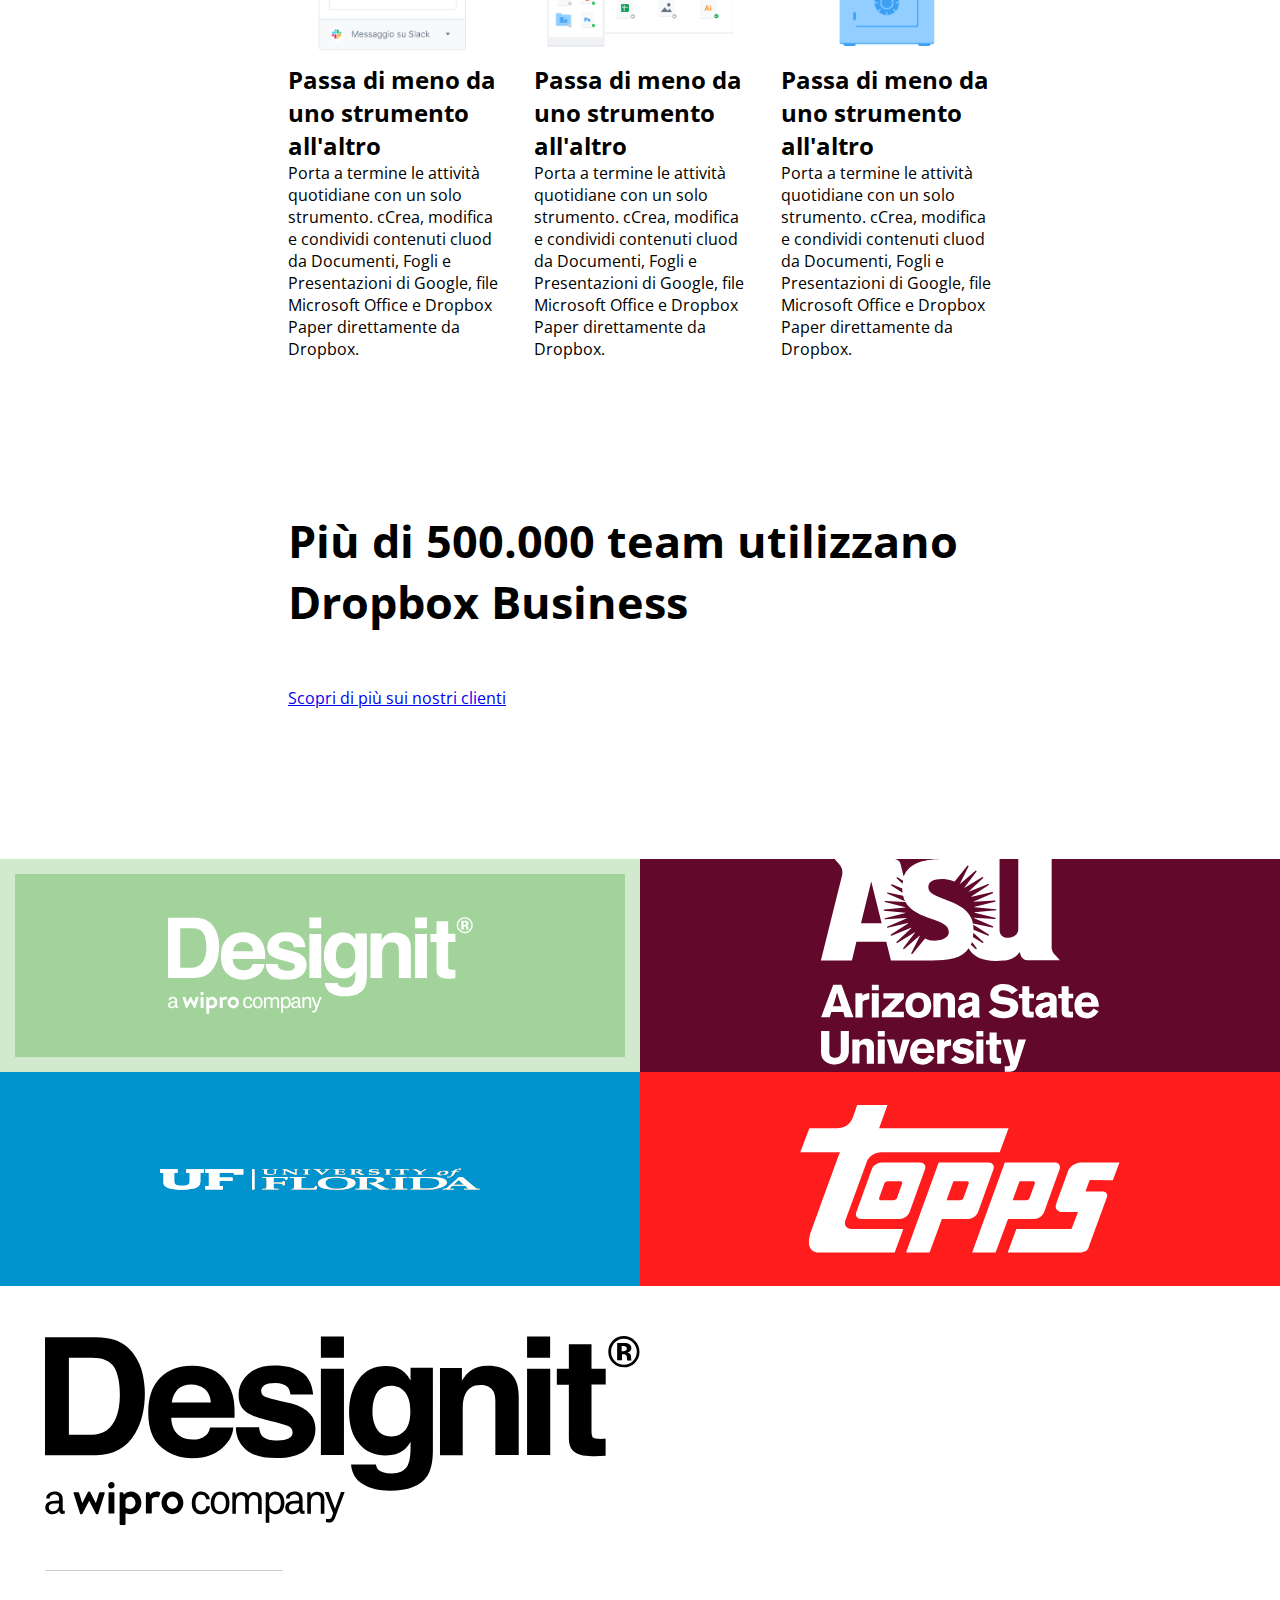
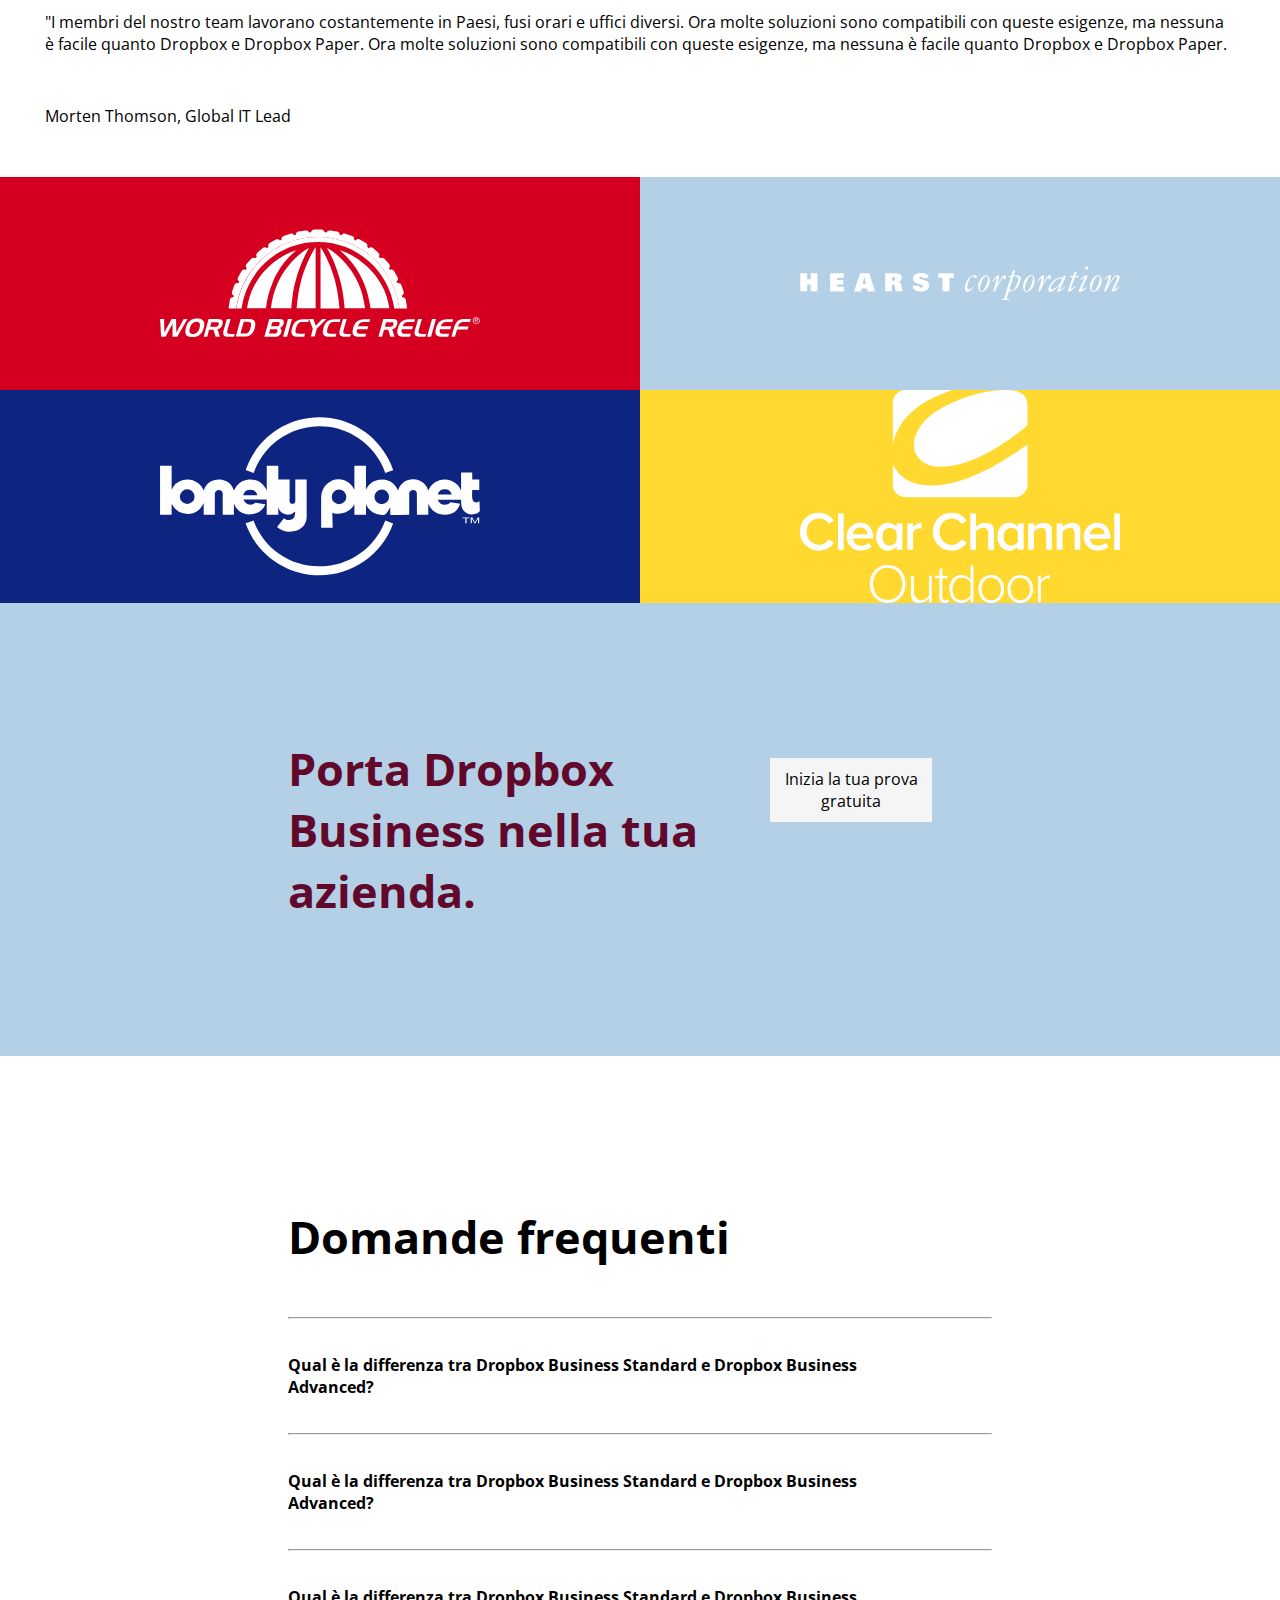
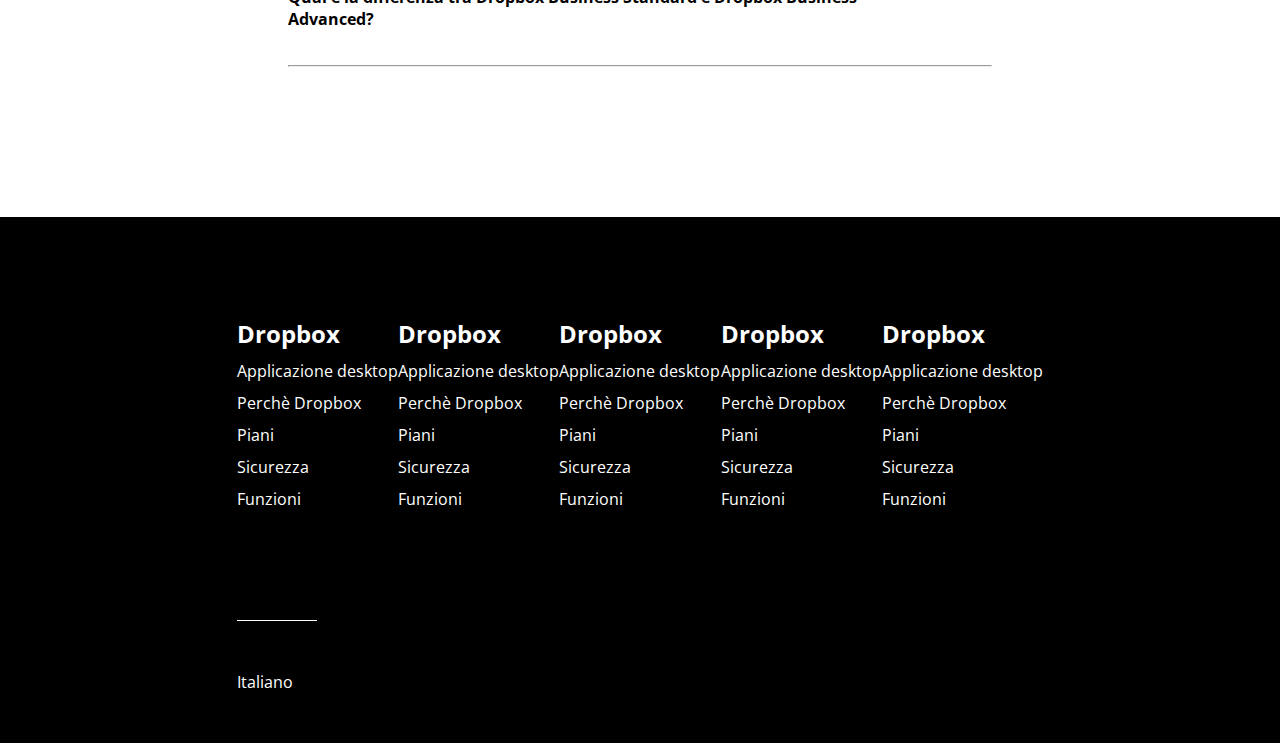
<file: bonus/index.html>
<!DOCTYPE html>
<html lang="en">
<head>
    <meta charset="UTF-8">
    <meta http-equiv="X-UA-Compatible" content="IE=edge">
    <meta name="viewport" content="width=device-width, initial-scale=1.0">
    <link rel="stylesheet" href="./css/style.css">
    <link rel="preconnect" href="https://fonts.googleapis.com">
    <link rel="preconnect" href="https://fonts.gstatic.com" crossorigin>
    <link href="https://fonts.googleapis.com/css2?family=Open+Sans:wght@400;800&display=swap" rel="stylesheet">
    <link rel="stylesheet" href="https://cdnjs.cloudflare.com/ajax/libs/font-awesome/6.2.0/css/all.min.css" integrity="sha512-xh6O/CkQoPOWDdYTDqeRdPCVd1SpvCA9XXcUnZS2FmJNp1coAFzvtCN9BmamE+4aHK8yyUHUSCcJHgXloTyT2A==" crossorigin="anonymous" referrerpolicy="no-referrer" />
    <title>Document</title>
</head>
<body>
    <header class="flex">
        <div class="header-container margin-0-auto">
            <div class="header-row flex width-100">
                <div class="header-column flex">
                    <div class="content flex">
                        <div class="logo">
                            <img src="./img/logo-small.png" alt="logo-small">
                        </div>
                        <ul class="flex list-style-type">
                            <li class="margin-0-20 cursor-pointer">
                                <div class="dropdown">
                                    <button class="dropbtn padding-5-15">Perchè Dropbox</button>
                                    <div class="dropdown-content">
                                        <a href="#">Lasciati ispirare</a>
                                        <a href="#">Cosa dicono i clienti</a>
                                        <a href="#">Integrazione di app</a>
                                        <a href="#">Risosrse</a> 
                                    </div>
                                </div>
                            </li>

                            <li class="margin-0-20 cursor-pointer">
                                <div class="dropdown">
                                    <button class="dropbtn padding-5-15">Funzioni</button>
                                    <div class="dropdown-content">
                                        <a href="#">Proteggi i tuoi dati</a>
                                        <a href="#">sincronizza i tuoi dispositivi</a>
                                        <a href="#">Connetti tra loro i membri del team in remoto</a>
                                        <a href="#">Backup sempre attivo</a>
                                    </div>
                                </div>
                            </li>

                            <li class="margin-0-20 cursor-pointer">
                                <div class="dropdown">
                                    <button class="dropbtn padding-5-15">Piani e Prezzi</button>
                                    <div class="dropdown-content">
                                        <a href="#">Professional</a>
                                        <a href="#">Advanced</a>
                                        <a href="#">Enterprise</a>
                                        <a href="#">Confronta le funzionalità</a>
                                    </div>
                                </div>
                            </li>
                        </ul>
                    </div>
                </div>

                <div class="header-column column-right flex">
                    <div class="content flex">
                        <ul class="flex list-style-type">
                            <li class="margin-0-20 cursor-pointer">
                                <div class="dropdown">
                                    <button class="dropbtn padding-5-15">Supporto</button>
                                    <div class="dropdown-content">
                                        <a href="#">Centro assistenza</a>
                                        <a href="#">Forum della community</a>
                                    </div>
                                </div>
                            </li>

                            <li class="margin-0-20 cursor-pointer">
                                <div class="dropdown">
                                    <button class="dropbtn padding-5-15">Contatta l'ufficio vendite</button>
                                    <div class="dropdown-content">
                                        <a href="#">Invia email</a>
                                        <a href="#">Chat</a>
                                    </div>
                                </div>
                            </li>

                            <li class="margin-0-20 cursor-pointer">
                                <a class="no-style" href=""><button class="padding-5-15 sign-in">Accedi</button></a>
                            </li>
                        </ul>
                        <button class="padding-5-15 blue-button">
                            Inizia
                        </button>
                    </div>
                </div>
            </div>
        </div>
    </header>
    <main>
        <div class="jumbotron bg-light-blue width-100">
            <div class="jumbotron-container margin-0-auto padding-top-150">
                <div class="jumbotron-row">
                    <div class="jumbotron-column-100">
                        <div class="jumbotron-content">
                            <h1>Tutto ciò che ti serve per il lavoro, in un unico posto</h1>
                        </div>
                    </div>
                </div>


                <div class="jumbotron-row flex">
                    <div class="column-30">
                        <div class="jumbotron-content">
                            <p>
                                Finalmente tutti i tuoi strumenti, contenuti e collaboratori sono accessibili dallo stesso posto. Dropbox Business è più di uno spazio di archiviazione sicuro: è un modo intelligente e integrato per ottimizzare il flusso di lavoro esistente.
                            </p>
                            <button class="margin-30-0 padding-10-15 blue-button">
                                Inizia la tua prova gratuita
                            </button>
                            <div>
                                Annulla in qualsiasi momento
                            </div>
                            <i class="fa-solid fa-arrow-down font-size-50 margin-75-0-15-0"></i>
                        </div>
                    </div>

                    <div class="column-70">
                        <div class="jumbotron-content">
                            <img class="jumbo-img" src="./img/jumbo.png" alt="jumbo">
                        </div>
                    </div>
                </div>
            </div>
        </div>



        <div class="section-1 width-55 margin-150-auto">
            <div class="container">
                <div class="row">
                    <div class="column-100">
                        <div class="content">
                            <h2 class="font-size-45">Trova il piano business che fa per te</h2>
                            <div class="radio-area flex">
                                <div class="flex justify-content-center">
                                    <div tabindex="1" class="radio"></div>
                                    <label for="">Fatturazione mensile</label>
                                </div>
                                <div class="flex justify-content-center">
                                    <div tabindex="2" class="radio"></div>
                                    <label for="">Fatturazione annuale</label>
                                </div>
                            </div>
                        </div>
                    </div>
                </div>


                <div class="cards-row justify-content-space-between flex">
                    <div class="column-30">
                        <div class="card height-100">
                            <div class="card-header-content text-align-center padding-10-0"><i class="fa-solid fa-user"></i> Singolo</div>
                            <hr class="gray-hr">
                            <div class="card-content margin-150-auto">
                                <h2 class="margin-25-0-15-0">Professional</h2>
                                <div class="price">
                                    <div><strong>&#8364; 12.00</strong></div>
                                    <div>/mese</div>
                                </div>
                                <ul class="fa-ul padding-35-0">
                                    <li><span class="fa-li"><i class="fa-solid fa-user"></i></span> 1 utente</li>
                                    <li><span class="fa-li"><i class="fa-solid fa-folder"></i></span> 5 TB di spazio di archiviazione sicuro</li>
                                    <li><span class="fa-li"><i class="fa-solid fa-share-nodes"></i></span> Funzioni di produttività premium e condivisione file semplice e sicura</li>
                                </ul>
                                <button class="text-align-center width-100 blue-button padding-10-0">Prova gratis per 30 giorni</button>
                                <div class="margin-25-0">oppure <a href="http://" target="_blank" rel="noopener noreferrer">acquista ora</a></div>
                                <hr class="gray-hr small-hr">
                                <h4 class="margin-top-50">Punti Salienti del piano</h4>
                                <ul class="fa-ul padding-35-0">
                                    <li><span class="fa-li"><i class="fa-solid fa-check color-blue"></i></span> Invia file fino a 100 GB con Dropbox Transfert</li>
                                    <li><span class="fa-li"><i class="fa-solid fa-check color-blue"></i></span> Cartelle offline su dispositivi mobili</li>
                                </ul>
                            </div>
                        </div>
                    </div>

                    <div class="column-30">
                        <div class="card">
                            <div class="card-header-content text-align-center padding-10-0"><i class="fa-solid fa-users"></i> Team</div>
                            <hr class="gray-hr">
                            <div class="card-content margin-150-auto">
                                <h2 class="margin-25-0-15-0">Advanced</h2>
                                <div class="price">
                                    <div><strong>&#8364; 18.00</strong></div>
                                    <div>/utente/mese</div>
                                </div>
                                <ul class="fa-ul padding-35-0">
                                    <li><span class="fa-li"><i class="fa-solid fa-user"></i></span> 3 o più utenti</li>
                                    <li><span class="fa-li"><i class="fa-solid fa-folder"></i></span> Tutto lo spazio di cui ha bisogno il tuo team</li>
                                    <li><span class="fa-li"><i class="fa-solid fa-share-nodes"></i></span> Sofisticate funzioni di controllo e per tenere al sucuro tutti i file del tuo team</li>
                                </ul>
                                <button class="text-align-center width-100 blue-button padding-10-0">Prova gratis per 30 giorni</button>
                                <div class="margin-25-0">oppure <a href="http://" target="_blank" rel="noopener noreferrer">acquista ora</a></div>
                                <hr class="gray-hr small-hr">
                                <h4 class="margin-top-50">Punti Salienti del piano</h4>
                                <ul class="fa-ul padding-35-0">
                                    <li><span class="fa-li"><i class="fa-solid fa-check color-blue"></i></span> Nessun limite di spazio per i file</li>
                                    <li><span class="fa-li"><i class="fa-solid fa-check color-blue"></i></span> Cartelle offline su dispositivi mobili</li>
                                    <li><span class="fa-li"><i class="fa-solid fa-check color-blue"></i></span> Risparmio del 50% rispetto alle iscrizioni singole</li>
                                    <li><span class="fa-li"><i class="fa-solid fa-check color-blue"></i></span> Possibilità di inserire nuovi membri del team</li>
                                    <li><span class="fa-li"><i class="fa-solid fa-check color-blue"></i></span> Gestione dei permessi in base ai ruoli</li>
                                </ul>
                            </div>
                        </div>
                    </div>

                    <div class="column-30">
                        <div class="card height-100">
                            <div class="card-header-content text-align-center padding-10-0"><i class="fa-solid fa-building"></i> Azienda</div>
                            <hr class="gray-hr">
                            <div class="card-content margin-150-auto">
                                <h2 class="margin-25-0-15-0">Enterprise</h2>
                                <div class="price">
                                    <div><strong>Contattaci</strong></div>
                                    <div>-</div>
                                </div>
                                <ul class="fa-ul padding-35-0">
                                    <li><span class="fa-li"><i class="fa-solid fa-user"></i></span> 10 o più utenti</li>
                                    <li><span class="fa-li"><i class="fa-solid fa-folder"></i></span> Soluzioni personalizzabili per la tua azienda</li>
                                    <li><span class="fa-li"><i class="fa-solid fa-share-nodes"></i></span> Assistenza personalizzata per aiutare gli amministratori in una gestione su larga scala</li>
                                </ul>
                                <button class="text-align-center width-100 blue-button padding-10-0">Contattaci</button>
                                <div class="margin-25-0">oppure <a href="http://" target="_blank" rel="noopener noreferrer">acquista ora</a></div>
                                <hr class="gray-hr small-hr">
                                <h4 class="margin-top-50">Punti Salienti del piano</h4>
                                <ul class="fa-ul padding-35-0">
                                    <li><span class="fa-li"><i class="fa-solid fa-check color-blue"></i></span> Cartelle offline su dispositivi mobili</li>
                                    <li><span class="fa-li"><i class="fa-solid fa-check color-blue"></i></span> Servizio assistenza 24/h</li>
                                    <li><span class="fa-li"><i class="fa-solid fa-check color-blue"></i></span> Possibilità di personalizzazione totale</li>
                                </ul>
                            </div>
                        </div>
                    </div>

                </div>



                <div class="card margin-top-50">
                    <div class="card-row">
                        <div class="column-100 width-100">
                            <div>
                                <div class="card-header-content text-align-center padding-10-0"><i class="fa-solid fa-building"></i> Team</div>
                            </div>
                        </div>
                    </div>


                    <hr class="gray-hr">


                    <div class="card-row flex">
                        <div class="column-70 padding-0-35">
                            <h2 class="margin-25-0-15-0">Enterprise</h2>
                            <div><strong>Contatta l'ufficio vendite per i prezzi</strong></div>
                            <p class="margin-50p-0-35-0">Soluzioni personalizzate e supporto su misura per aiutare i professionisti it nella gestione su qualsiasi scala.</p>
                        </div>

                        <div class="column-30 padding-0-35">
                            <button class="text-align-center width-100 blue-button padding-10-0 margin-25-0-15-0">Contatta l'ufficio vendite</button>
                        </div>
                    </div>
                </div>
            </div>
        </div>



        <div class="section-2 width-55 margin-150-auto">
            <div class="row-section-2 flex">
                <div class="column-60">
                    <img class="width-100" src="./img/partner.png" alt="partner">
                </div>

                <div class="column-40 padding-50-45">
                    <h2>Entra in contatto con un partner Dropbox</h2>
                    <p class="margin-30-0">Trova un partner Dropbox e HelloSign di fiducia. Ottieni le soluzioni e i servizi necessari per raggiungere i tuoi obbiettivi aziendali, tra cui implementazione, integrazione, gestione e supporto continui.</p>
                    <button class="padding-10-15 border-1-solid-black">Trova un partner</button>
                </div>
            </div>
        </div>



        <div class="section-3 width-55 margin-150-auto">
            <div class="section-3-row">
                <h2 class="font-size-45">Esegui più operazioni con Dropbox Business</h2>
            </div>


            <div class="section-3-row justify-content-space-between flex margin-top-50">
                <div class="column-30">
                    <img class="width-100" src="./img/business-feature-switching-tools.png" alt="switching-tools">
                    <h2>Passa di meno da uno strumento all'altro</h2>
                    <p>
                        Porta a termine le attività quotidiane con un solo strumento. cCrea, modifica e condividi contenuti cluod da         Documenti, Fogli e Presentazioni di Google, file Microsoft Office e Dropbox Paper direttamente da Dropbox.
                    </p>
                </div>

                <div class="column-30">
                    <img class="width-100" src="./img/business-feature-send-files-it.png" alt="send-files">
                    <h2>Passa di meno da uno strumento all'altro</h2>
                    <p>
                        Porta a termine le attività quotidiane con un solo strumento. cCrea, modifica e condividi contenuti cluod da Documenti, Fogli e Presentazioni di Google, file Microsoft Office e Dropbox Paper direttamente da Dropbox.
                    </p>
                </div>

                <div class="column-30">
                    <img class="width-100" src="./img/business-feature-coordinate-it.png" alt="coordinate">
                    <h2>Passa di meno da uno strumento all'altro</h2>
                    <p>
                        Porta a termine le attività quotidiane con un solo strumento. cCrea, modifica e condividi contenuti cluod da Documenti, Fogli e Presentazioni di Google, file Microsoft Office e Dropbox Paper direttamente da Dropbox.
                    </p>
                </div>
            </div>


            <div class="section-3-row justify-content-space-between flex margin-top-50">
                <div class="column-30">
                    <img class="width-100" src="./img/business-feature-integrations-it.png" alt="integrations">
                    <h2>Passa di meno da uno strumento all'altro</h2>
                    <p>
                        Porta a termine le attività quotidiane con un solo strumento. cCrea, modifica e condividi contenuti cluod da Documenti, Fogli e Presentazioni di Google, file Microsoft Office e Dropbox Paper direttamente da Dropbox.
                    </p>
                </div>

                <div class="column-30">
                    <img class="width-100" src="./img/business-feature-multi-device.png" alt="multi-device">
                    <h2>Passa di meno da uno strumento all'altro</h2>
                    <p>
                        Porta a termine le attività quotidiane con un solo strumento. cCrea, modifica e condividi contenuti cluod da Documenti, Fogli e Presentazioni di Google, file Microsoft Office e Dropbox Paper direttamente da Dropbox.
                    </p>
                </div>

                <div class="column-30">
                    <img class="width-100" src="./img/business-feature-security.png" alt="security">
                    <h2>Passa di meno da uno strumento all'altro</h2>
                    <p>
                        Porta a termine le attività quotidiane con un solo strumento. cCrea, modifica e condividi contenuti cluod da Documenti, Fogli e Presentazioni di Google, file Microsoft Office e Dropbox Paper direttamente da Dropbox.
                    </p>
                </div>
            </div>
        </div>


        <div class="section-4 width-55 margin-150-auto">
            <h2 class="font-size-45">Più di 500.000 team utilizzano</h2>
            <h2 class="font-size-45 margin-bottom-55">Dropbox Business</h2>
            <a href="http://" target="_blank" rel="noopener noreferrer">Scopri di più sui nostri clienti</a>
        </div>

        <div class="section-5">
            <div id="direction-column" class="section-5-row flex">
                <div id="media-column-1" class="column-33 flex flex-wrap">
                    <div class="height-50 width-50 position-relative" id="padding-square">
                        <div class="height-100 flex justify-content-center">
                            <img class="width-50 filter-invert" src="./img/designit.svg" alt="">
                        </div>
                    </div>
    
                    <div class="height-50 width-50 position-relative" id="bg-tyrian-purple">
                        <div class="height-100 flex justify-content-center">
                            <img class="width-50 filter-invert" src="./img/arizona_state_university.svg" alt="">  
                        </div>
                    </div>
    
                    <div class="height-50 width-50 position-relative" id="bg-pacific-blue">
                        <div class="height-100 flex justify-content-center align-items-center">
                            <img class="width-50 height-10 filter-invert" src="./img/university_of_florida.svg" alt="">  
                        </div>
                    </div>
    
                    <div class="height-50 width-50 position-relative" id="bg-torch-red">
                        <div class="height-100 flex justify-content-center">
                            <img class="width-50 filter-invert" src="./img/topps.svg" alt="">
                        </div>
                    </div>
                </div>
    
    
                <div id="media-column-2" class="column-33 padding-50-45 height-100" id="bg-white-smoke">
                    <div class="content">
                        <img class="width-50" src="./img/designit.svg" alt="designit">
                        <hr class="gray-hr small-hr margin-40-0">
                        <p>"I membri del nostro team lavorano costantemente in Paesi, fusi orari e uffici diversi. Ora molte soluzioni sono compatibili con queste esigenze, ma nessuna è facile quanto Dropbox e Dropbox Paper. Ora molte soluzioni sono compatibili con queste esigenze, ma nessuna è facile quanto Dropbox e Dropbox Paper.</p>
                        <div class="margin-top-50">Morten Thomson, Global IT Lead</div>
                    </div>
                </div>
    
    
                <div id="media-column-3" class="column-33 flex flex-wrap">
                    <div class="height-50 width-50 position-relative" id="bg-venetian-red">
                        <div class="height-100 flex justify-content-center">
                            <img class="width-50 filter-invert" src="./img/world_bicycle_relief.svg" alt="">
                        </div>
                    </div>
    
                    <div class="height-50 width-50 position-relative bg-light-blue">
                        <div class="height-100 flex justify-content-center">
                            <img class="width-50 filter-invert" src="./img/hearst_corp.svg" alt=""> 
                        </div>
                    </div>
    
                    <div class="height-50 width-50 position-relative" id="bg-sapphire">
                        <div class="height-100 flex justify-content-center">
                            <img class="width-50 filter-invert" src="./img/lonely_planet.svg" alt="">
                        </div>
                    </div>
    
                    <div class="height-50 width-50 position-relative" id="bg-sunglow">
                        <div class="height-100 flex justify-content-center">
                            <img class="width-50 filter-invert" src="./img/clear_channel.svg" alt="">
                        </div>
                    </div>
                </div>
            </div>


            <div class="sectioon-5-row bg-light-blue width-100">
                <div class="width-55 margin-0-auto padding-135-0 flex">
                    <div class="column-60">                    
                        <h2 class="font-size-45" id="color-tyrian-purple">Porta Dropbox Business nella tua azienda.</h2>
                    </div>
                    <div class="column-40 padding-0-60">
                        <button class="padding-10-0 width-100 text-align-center margin-top-20" id="bg-white-smoke">Inizia la tua prova gratuita</button>
                    </div>
                </div>
            </div>
        </div>


        <div class="section-6 width-55 margin-150-auto">
            <div class="row width-100">
                <div class="column-100 width-100">
                    <div class="content ">
                        <div class="accordion">
                            <h2 class="font-size-45">Domande frequenti</h2>
                            <hr class="margin-top-50">

                            <div>
                              <input type="checkbox" id="section1" class="accordion-input">
                              <div class="flex width-100 justify-content-space-between">
                                <label for="section1" class="accordion-label padding-35-0">
                                    Qual è la differenza tra Dropbox Business Standard e Dropbox Business Advanced?
                                </label>
                                <i class="fa-solid fa-chevron-down padding-35"></i>
                              </div>
                              <div class="accordion-content">
                                <p class="padding-bottom-35 width-90">
                                  Lorem ipsum dolor sit amet, consectetur adipisicing elit. Culpa, earum, magnam? Alias error, placeat! Accusamus accusantium alias eum iure laborum odit porro quaerat? Animi enim id labore officiis quam sint.
                                </p>
                              </div>
                            </div>

                            <hr>

                            <div>
                                <input type="checkbox" id="section2" class="accordion-input">
                                <div class="flex width-100 justify-content-space-between">
                                  <label for="section2" class="accordion-label padding-35-0">
                                      Qual è la differenza tra Dropbox Business Standard e Dropbox Business Advanced?
                                  </label>
                                  <i class="fa-solid fa-chevron-down padding-35"></i>
                                </div>
                                <div class="accordion-content">
                                  <p class="padding-bottom-35 width-90">
                                    Lorem ipsum dolor sit amet, consectetur adipisicing elit. Culpa, earum, magnam? Alias error, placeat! Accusamus accusantium alias eum iure laborum odit porro quaerat? Animi enim id labore officiis quam sint.
                                  </p>
                                </div>
                            </div>
  
                            <hr>

                            <div>
                                <input type="checkbox" id="section3" class="accordion-input">
                                <div class="flex width-100 justify-content-space-between">
                                  <label for="section3" class="accordion-label padding-35-0">
                                      Qual è la differenza tra Dropbox Business Standard e Dropbox Business Advanced?
                                  </label>
                                  <i class="fa-solid fa-chevron-down padding-35"></i>
                                </div>
                                <div class="accordion-content">
                                  <p class="padding-bottom-35 width-90">
                                    Lorem ipsum dolor sit amet, consectetur adipisicing elit. Culpa, earum, magnam? Alias error, placeat! Accusamus accusantium alias eum iure laborum odit porro quaerat? Animi enim id labore officiis quam sint.
                                  </p>
                                </div>
                            </div>
  
                            <hr>
                        </div>   
                    </div>
                </div>
            </div>
        </div>
    </main>
    
    <footer>
        <div class="footer-container width-100">
            <div class="footer-row flex margin-0-auto justify-content-space-between" id="padding-100-0">
                <div class="column-15">
                    <h2>Dropbox</h2>
                    <ul>
                        <li>Applicazione desktop</li>
                        <li>Perchè Dropbox</li>
                        <li>Piani</li>
                        <li>Sicurezza</li>
                        <li>Funzioni</li>
                    </ul>
                </div>
                <div class="column-15">
                    <h2>Dropbox</h2>
                    <ul>
                        <li>Applicazione desktop</li>
                        <li>Perchè Dropbox</li>
                        <li>Piani</li>
                        <li>Sicurezza</li>
                        <li>Funzioni</li>
                    </ul>
                </div>
                <div class="column-15">
                    <h2>Dropbox</h2>
                    <ul>
                        <li>Applicazione desktop</li>
                        <li>Perchè Dropbox</li>
                        <li>Piani</li>
                        <li>Sicurezza</li>
                        <li>Funzioni</li>
                    </ul>
                </div>
                <div class="column-15">
                    <h2>Dropbox</h2>
                    <ul>
                        <li>Applicazione desktop</li>
                        <li>Perchè Dropbox</li>
                        <li>Piani</li>
                        <li>Sicurezza</li>
                        <li>Funzioni</li>
                    </ul>
                </div>
                <div class="column-15">
                    <h2>Dropbox</h2>
                    <ul>
                        <li>Applicazione desktop</li>
                        <li>Perchè Dropbox</li>
                        <li>Piani</li>
                        <li>Sicurezza</li>
                        <li>Funzioni</li>
                    </ul>
                </div>
            </div>
            <div class="footer-row margin-0-auto">
                <div class="column-100">
                    <hr class="white-hr width-10">
                    <div class="content">
                        <div id="padding-50-0"><i class="fa-solid fa-earth-americas"></i> Italiano <i class="fa-solid fa-caret-up"></i></div>
                    </div>
                </div>
            </div>
        </div>
    </footer>
</body>
</html>
</file>
<file: css/style.css>
/*general*/

    *{
        padding: 0;
        margin: 0;
        box-sizing: border-box;
        font-family: 'Open Sans', sans-serif;
    }

    .jumbotron-container, .footer-row {
        width: 63%;
    }

    ul {
        list-style-type: none;
    }

    button {
        all: unset;
        cursor: pointer;
        font-size: 16px;
    }

    .gray-hr {
        height: 1px;
        background-color: #ccc;
        border: none;
    }

    .position-relative {
        position: relative;
    }

    li {
        margin: 10px 0;
    }

    /*width-height*/

    .width-100 {
        width: 100%;
    }

    .column-60 {
        width: 60%;
    }

    .column-40 {
        width: 40%;
    }

    .column-30 {
        width: 30%;
    }

    .width-50 {
        width: 50%;
    }

    .small-hr {
        width:20%;
    }

    .height-100 {
        height: 100%;
    }

    .height-50 {
        height: 50%;
    }

    .height-10 {
        height: 10%;
    }

    /*width-height-end*/

    /*margin*/

        .margin-0-auto {
            margin: 0 auto;
        }

        .margin-150-auto {
            margin: 150px auto
        }

        .card-content ul.fa-ul {
            margin-left: 25px;
        }

        .margin-top-50 {
            margin-top: 50px;
        }

        .margin-top-20 {
            margin-top: 20px;
        }

        .margin-bottom-55 {
            margin-bottom: 55px;
        }

        .margin-right-45 {
            margin-right: 45px;
        }

        .margin-25-0 {
            margin: 25px 0;
        }

        .margin-0-20 {
            margin: 0 20px;
        }

        .margin-75-0-15-0 {
            margin: 75px 0 15px 0;
        }

        .margin-30-0 {
            margin: 30px 0;
        }

        .margin-40-0 {
            margin: 40px 0;
        }

        .margin-25-0-15-0 {
            margin: 25px 0 15px 0;
        }

        .margin-50p-0-35-0 {
            margin: 50px 0 35px 0;
        }

    /*margin-end*/

    /*padding*/

        .padding-top-6 {
            padding-top: 6px;
        }

        .padding-top-150 {
            padding-top: 150px;
        }

        .padding-135-0 {
            padding: 135px 0;
        }

        .padding-35-0 {
            padding: 35px 0;
        }

        .padding-4-14 {
            padding: 4px 14px;
        }

        .padding-10-15 {
            padding: 10px 15px;
        }

        .padding-10-0 {
            padding: 10px 0;
        }

        .padding-0-35 {
            padding: 0 35px;
        }

        .padding-50-45 {
            padding: 50px 45px;
        }

        .padding-0-60 {
            padding: 0 60px;
        }

    /*padding-end*/

    /*font-size*/

        .font-size-45 {
            font-size: 45px;
        }

        .font-size-50 {
            font-size: 50px;
        }

        .font-size-22 {
            font-size: 22px;
        }

    /*font-size-end*/

    /*color*/

        #bg-tyrian-purple {
            background-color: rgb(97, 8, 43);
        }

        #color-tyrian-purple {
            color: rgb(97, 8, 43);
        }
        
        #bg-pacific-blue {
            background-color: rgb(0, 147, 206);
        }

        #bg-torch-red {
            background-color: rgb(255, 28, 28);
        }

        #bg-white-smoke {
            background-color: rgb(245, 245, 245);
        }

        #bg-venetian-red {
            background-color: rgb(213, 0, 31);
        }

        #bg-sapphire {
            background-color: rgb(13, 36, 129);
        }

        #bg-sunglow {
            background-color: rgb(255, 216, 48);
        }

        .bg-light-blue {
            background-color: rgb(180, 208, 231);
        }

        .color-gray {
            color: rgb(122, 136, 150);
        }

        .color-blue {
            color: rgb(0, 97, 255);
        }

        .blue-button {
            background-color: rgb(0, 97, 255);
            border-color: rgb(0, 97, 255);
            color: white;
        }

    /*color-end*/

    /*flexbox*/

        .flex {
            display: flex;
        }

        .flex-wrap {
            flex-wrap: wrap;
        }

        .justify-content-space-between {
            justify-content: space-between;
        }

        .justify-content-center {
            justify-content: center;
        }

        .align-items-center {
            align-items: center;
        }

        .text-align-center {
            text-align: center;
        }

    /*flexbox-end*/

/*general-end*/



/*header*/

    header {
        position: fixed;
        top: 0;
        left: 0;
        height: 80px;
        width: 100vw;
        align-items: center;
        background-color: white;
        z-index: 1;
    }

    .header-container {
        width: 98%;
    }

    .header-column {
        width: 50%;
    }

    .column-right {
        justify-content: flex-end;
    }

    .logo {
        padding-top: 3px;
    }

/*header-end*/

/*main*/

    /*jumbotron*/

        h1 {
            font-size: 85px;
            padding-bottom: 40px;
        }

        .jumbotron-row {
            width: 100%
        }

        .column-70 {
            width: 70%;
        }

        .jumbotron-content {
            width: 100%;
        }

        .jumbo-img {
            width: 45%;
            position: absolute;
            
        }

    /*jumbotron-end*/

    /*section-1*/

        .width-55 {
            width: 55%;
        }

        label {
            padding: 0 50px 0 5px;
        }

        .radio-area {
            padding: 55px 0px;
        }

        .radio {
            display: inline-block;
            width: 23px;
            height: 23px;
            border: 2px solid rgb(189, 189, 189);
            border-radius: 12px;
        }

        .radio:focus {
            border: 6px solid rgb(0, 97, 255);
        }

        /*card*/

            .card {
                border: 1px solid rgb(209, 209, 209);
            }

            .cards-row {
                line-height: 1.6;
            }

            .card-content {
                width: 80%;
            }

        /*card-end*/

    /*section-1-end*/

    /*section-2*/

        .border-1-solid-black {
            border: 1px solid black;
        }

    /*section-2-end*/

    /*section-5*/

        .column-33 {
            width: calc(100% / 3);
            height: calc(100vw / 3);
        }

        #padding-square {
            padding: 15px;
            background-clip: content-box;
            background-color: rgb(162, 211, 155);
            box-shadow: inset 0 0 0 15px rgb(209, 233, 205);
        }

        .filter-invert {
            filter: invert(100%);
        }

    /*section-5-end*/

/*main-end*/

/*footer*/

    .footer-container {
        background-color: black;
        color: white;
    }

    .white-hr {
        height: 1px;
        background-color: white;
        border: none;
    }

    .width-10 {
        width:10%;
    }

    #padding-100-0 {
        padding: 100px 0;
    }

    #padding-50-0 {
        padding: 50px 0;
    }

    .aspect-ratio-1-1 {
        aspect-ratio: 1 / 1;
        }

/*footer-end*/

@media (max-width: 1350px) { 
    #direction-column {
     flex-direction: column;
     }
      
    #media-column-1, #media-column-2, #media-column-3 {
     flex-flow: row wrap;
     width: 100%;
     }

    #media-column-2 {
     height: 100%; 
    }

   }
</file>
<file: bonus/css/style.css>
/*general*/

    *{
        padding: 0;
        margin: 0;
        box-sizing: border-box;
        font-family: 'Open Sans', sans-serif;
    }

    .jumbotron-container, .footer-row {
        width: 63%;
    }

    ul {
        list-style-type: none;
    }

    button {
        all: unset;
        cursor: pointer;
        font-size: 16px;
    }

    .gray-hr {
        height: 1px;
        background-color: #ccc;
        border: none;
    }

    .position-relative {
        position: relative;
    }

    li {
        margin: 10px 0;
    }

    .cursor-pointer {
        cursor: pointer;
    }

    /*width-height*/

    .width-100 {
        width: 100%;
    }

    .width-90 {
        width: 90%;
    }

    .column-60 {
        width: 60%;
    }

    .column-40 {
        width: 40%;
    }

    .column-30 {
        width: 30%;
    }

    .width-50 {
        width: 50%;
    }

    .small-hr {
        width:20%;
    }

    .height-100 {
        height: 100%;
    }

    .height-50 {
        height: 50%;
    }

    .height-10 {
        height: 10%;
    }

    /*width-height-end*/

    /*margin*/

        .margin-0-auto {
            margin: 0 auto;
        }

        .margin-150-auto {
            margin: 150px auto
        }

        .card-content ul.fa-ul {
            margin-left: 25px;
        }

        .margin-top-50 {
            margin-top: 50px;
        }

        .margin-top-20 {
            margin-top: 20px;
        }

        .margin-bottom-55 {
            margin-bottom: 55px;
        }

        .margin-25-0 {
            margin: 25px 0;
        }

        .margin-0-20 {
            margin: 0 20px;
        }

        .margin-75-0-15-0 {
            margin: 75px 0 15px 0;
        }

        .margin-30-0 {
            margin: 30px 0;
        }

        .margin-40-0 {
            margin: 40px 0;
        }

        .margin-25-0-15-0 {
            margin: 25px 0 15px 0;
        }

        .margin-50p-0-35-0 {
            margin: 50px 0 35px 0;
        }

    /*margin-end*/

    /*padding*/

        .padding-top-150 {
            padding-top: 150px;
        }

        .padding-135-0 {
            padding: 135px 0;
        }

        .padding-35-0 {
            padding: 35px 0;
        }

        .padding-35 {
            padding: 35px;
        }

        .padding-bottom-35 {
            padding-bottom: 35px;
        }

        .padding-5-15 {
            padding: 5px 15px;
        }

        .padding-10-15 {
            padding: 10px 15px;
        }

        .padding-10-0 {
            padding: 10px 0;
        }

        .padding-0-35 {
            padding: 0 35px;
        }

        .padding-50-45 {
            padding: 50px 45px;
        }

        .padding-0-60 {
            padding: 0 60px;
        }

    /*padding-end*/

    /*font-size*/

        .font-size-45 {
            font-size: 45px;
        }

        .font-size-50 {
            font-size: 50px;
        }

        .font-size-22 {
            font-size: 22px;
        }

    /*font-size-end*/

    /*color*/

        #bg-tyrian-purple {
            background-color: rgb(97, 8, 43);
        }

        #color-tyrian-purple {
            color: rgb(97, 8, 43);
        }
        
        #bg-pacific-blue {
            background-color: rgb(0, 147, 206);
        }

        #bg-torch-red {
            background-color: rgb(255, 28, 28);
        }

        #bg-white-smoke {
            background-color: rgb(245, 245, 245);
        }

        #bg-venetian-red {
            background-color: rgb(213, 0, 31);
        }

        #bg-sapphire {
            background-color: rgb(13, 36, 129);
        }

        #bg-sunglow {
            background-color: rgb(255, 216, 48);
        }

        .bg-light-blue {
            background-color: rgb(180, 208, 231);
        }

        .color-gray {
            color: rgb(122, 136, 150);
        }

        .color-blue {
            color: rgb(0, 97, 255);
        }

        .blue-button {
            background-color: rgb(0, 97, 255);
            border-color: rgb(0, 97, 255);
            color: white;
        }

    /*color-end*/

    /*flexbox*/

        .flex {
            display: flex;
        }

        .flex-wrap {
            flex-wrap: wrap;
        }

        .justify-content-space-between {
            justify-content: space-between;
        }

        .justify-content-center {
            justify-content: center;
        }

        .align-items-center {
            align-items: center;
        }

        .text-align-center {
            text-align: center;
        }

    /*flexbox-end*/

/*general-end*/



/*header*/

    header {
        position: fixed;
        top: 0;
        left: 0;
        height: 80px;
        width: 100vw;
        align-items: center;
        background-color: white;
        z-index: 1;
    }

    .header-container {
        width: 98%;
    }

    .header-column {
        width: 50%;
    }

    .column-right {
        justify-content: flex-end;
    }

    .logo {
        padding-top: 3px;
    }

/*header-end*/

/*main*/

    /*jumbotron*/

        h1 {
            font-size: 85px;
            padding-bottom: 40px;
        }

        .jumbotron-row {
            width: 100%
        }

        .column-70 {
            width: 70%;
        }

        .jumbotron-content {
            width: 100%;
        }

        .jumbo-img {
            width: 45%;
            position: absolute;
            
        }

    /*jumbotron-end*/

    /*section-1*/

        .width-55 {
            width: 55%;
        }

        label {
            padding: 0 50px 0 5px;
        }

        .radio-area {
            padding: 55px 0px;
        }

        .radio {
            display: inline-block;
            width: 23px;
            height: 23px;
            border: 2px solid rgb(189, 189, 189);
            border-radius: 12px;
        }

        .radio:focus {
            border: 6px solid rgb(0, 97, 255);
        }

        /*card*/

            .card {
                border: 1px solid rgb(209, 209, 209);
            }

            .cards-row {
                line-height: 1.6;
            }

            .card-content {
                width: 80%;
            }

        /*card-end*/

    /*section-1-end*/

    /*section-2*/

        .border-1-solid-black {
            border: 1px solid black;
        }

    /*section-2-end*/

    /*section-5*/

        .column-33 {
            width: calc(100% / 3);
            height: calc(100vw / 3);
        }

        #padding-square {
            padding: 15px;
            background-clip: content-box;
            background-color: rgb(162, 211, 155);
            box-shadow: inset 0 0 0 15px rgb(209, 233, 205);
        }

        .filter-invert {
            filter: invert(100%);
        }

    /*section-5-end*/

/*main-end*/

/*footer*/

    .footer-container {
        background-color: black;
        color: white;
    }

    .white-hr {
        height: 1px;
        background-color: white;
        border: none;
    }

    .width-10 {
        width:10%;
    }

    #padding-100-0 {
        padding: 100px 0;
    }

    #padding-50-0 {
        padding: 50px 0;
    }

    .aspect-ratio-1-1 {
        aspect-ratio: 1 / 1;
        }

/*footer-end*/

@media (max-width: 1350px) { 
    #direction-column {
     flex-direction: column;
     }
      
    #media-column-1, #media-column-2, #media-column-3 {
     flex-flow: row wrap;
     width: 100%;
     }

    #media-column-2 {
     height: 100%; 
    }

   }

/*bouns*/

   /*drop-down*/

        .dropbtn {
            border: none;
            cursor: pointer;
        }
        
        .dropdown {
            position: relative;
            display: inline-block;
        }
        
        .dropdown-content {
            display: none;
            position: absolute;
            min-width: 212px;
            box-shadow: 0px 8px 16px 0px rgba(0,0,0,0.2);
            z-index: 1;
        }
        
        .dropdown-content a {
            background-color: rgb(180, 208, 231);
            color: black;
            padding: 12px 16px;
            text-decoration: none;
            display: block;
        }
        
        .dropdown:hover .dropdown-content {
            display: block;
        }
        
        .dropdown:hover .dropbtn, .sign-in:hover {
            background-color: rgb(180, 208, 231);
        }

        .dropdown-content a:hover, .sign-in:active {
            background-color: rgb(0, 97, 255);
            color: white;
            }

    /*drop-down-end*/

    /*accordion*/

    .accordion{
        overflow: hidden;
    }

    .accordion-label{
        display: block;
        font-weight: bold;
        cursor: pointer;
        position: relative;
    }

    .accordion-content{
        line-height: 2;
        display: none;
    }

    .accordion-input{
        display: none;
    }

    .accordion-input:checked ~ .accordion-content{
        display: block;
    }

    /*accordion-end*/

    /*extra-page*/

    .no-style {
        text-decoration: none;
        color: black;
    }
</file>
